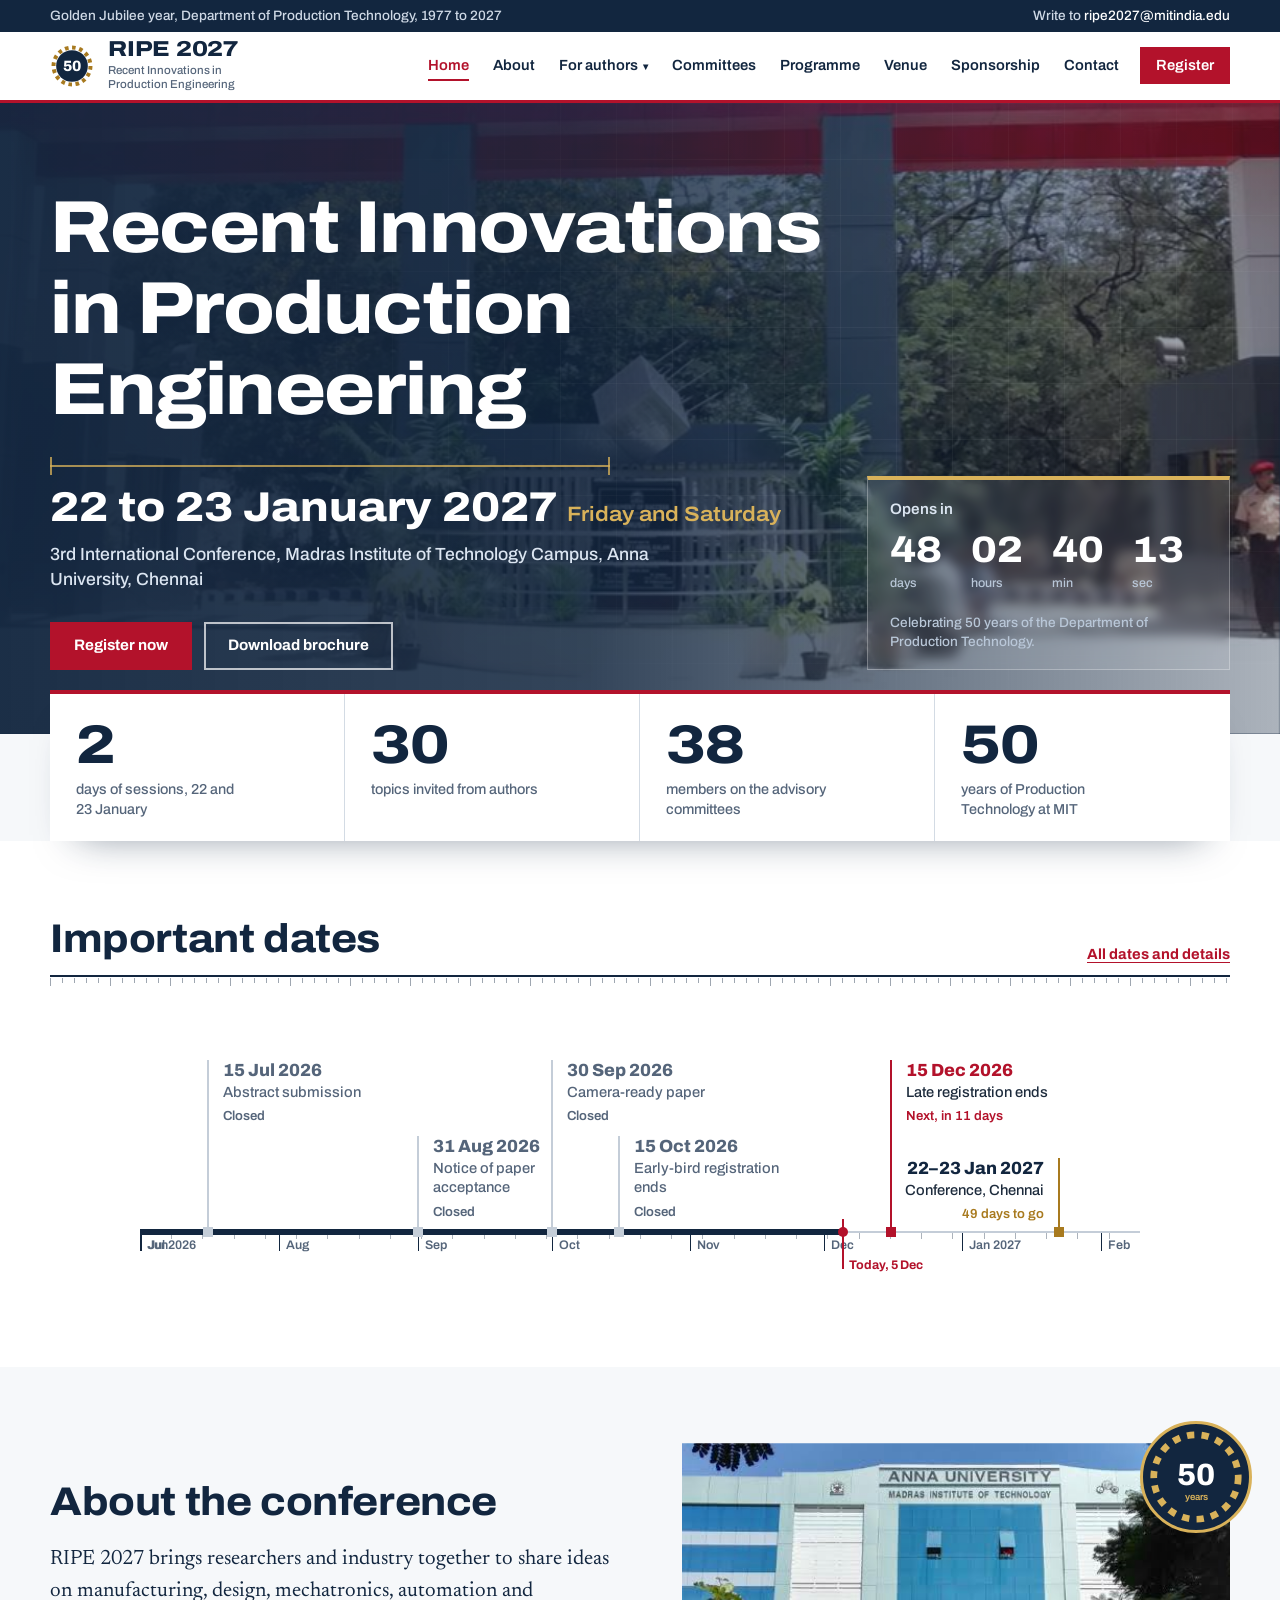
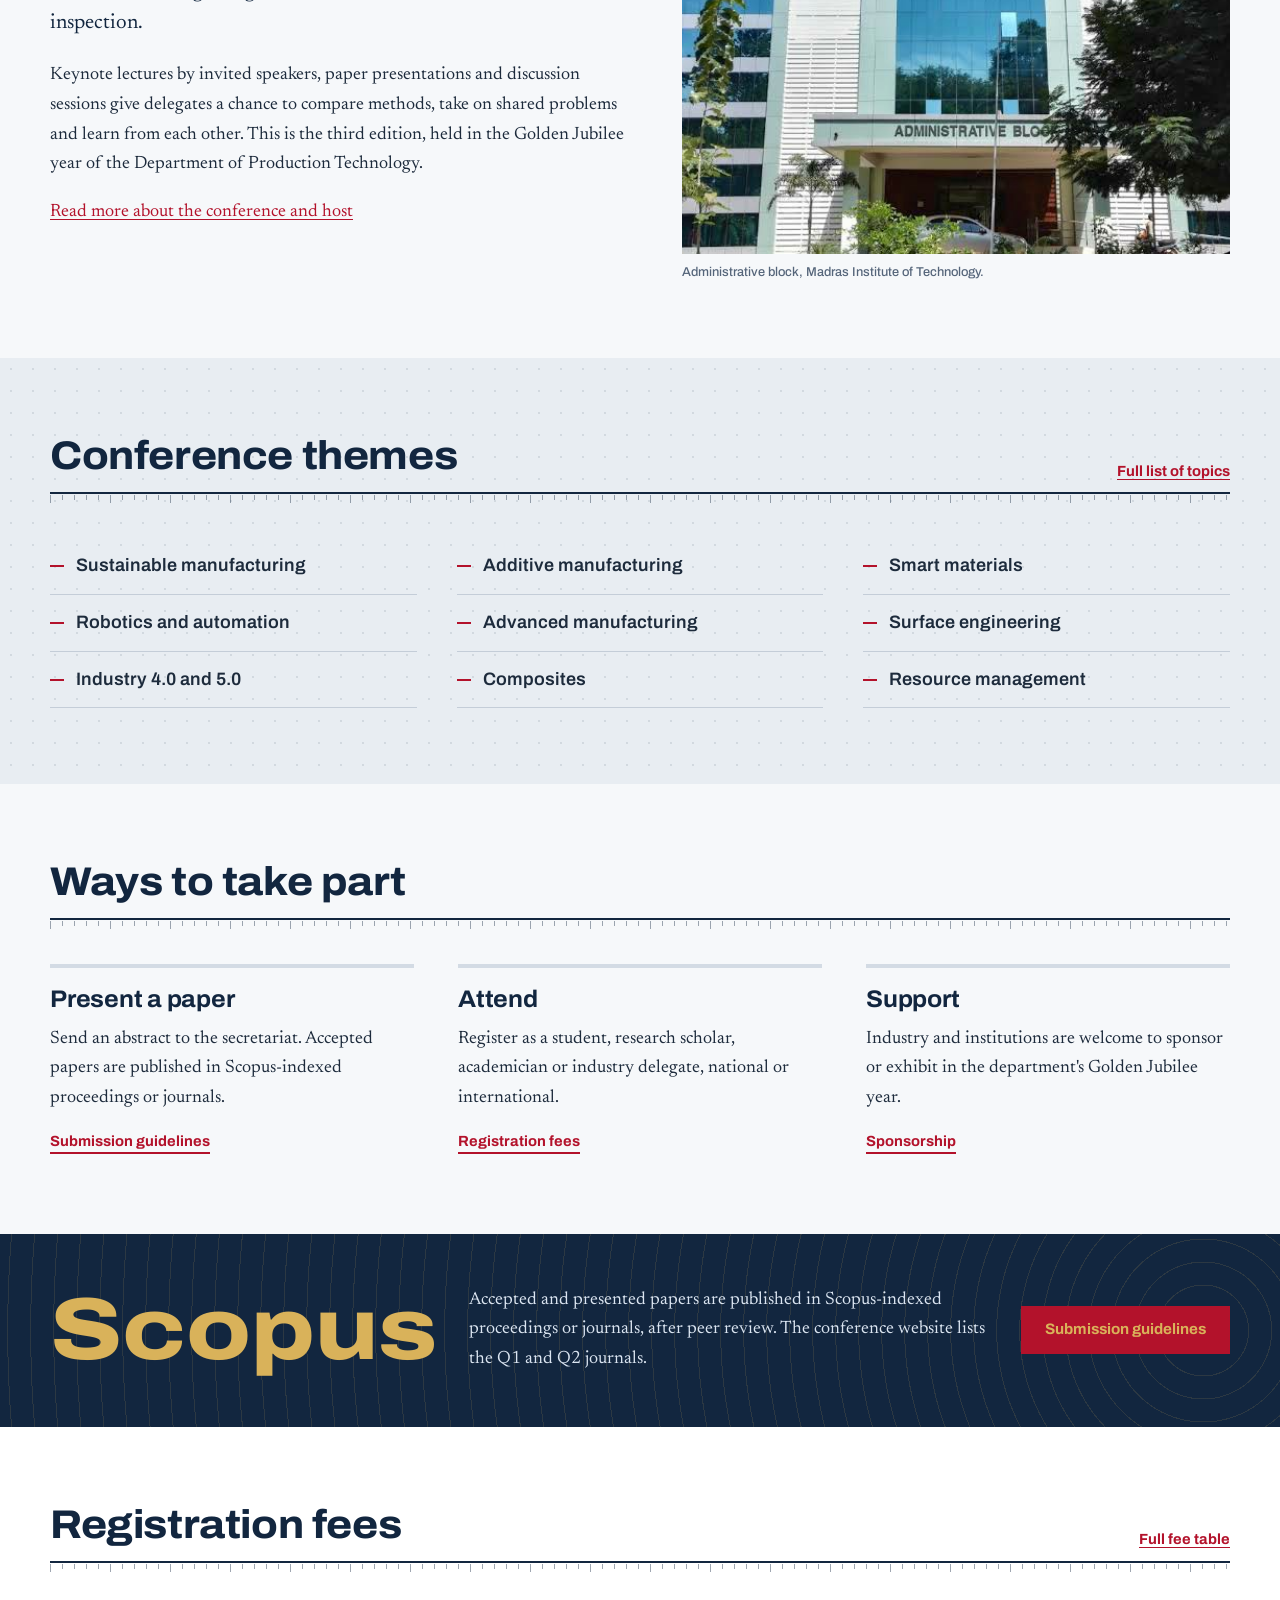
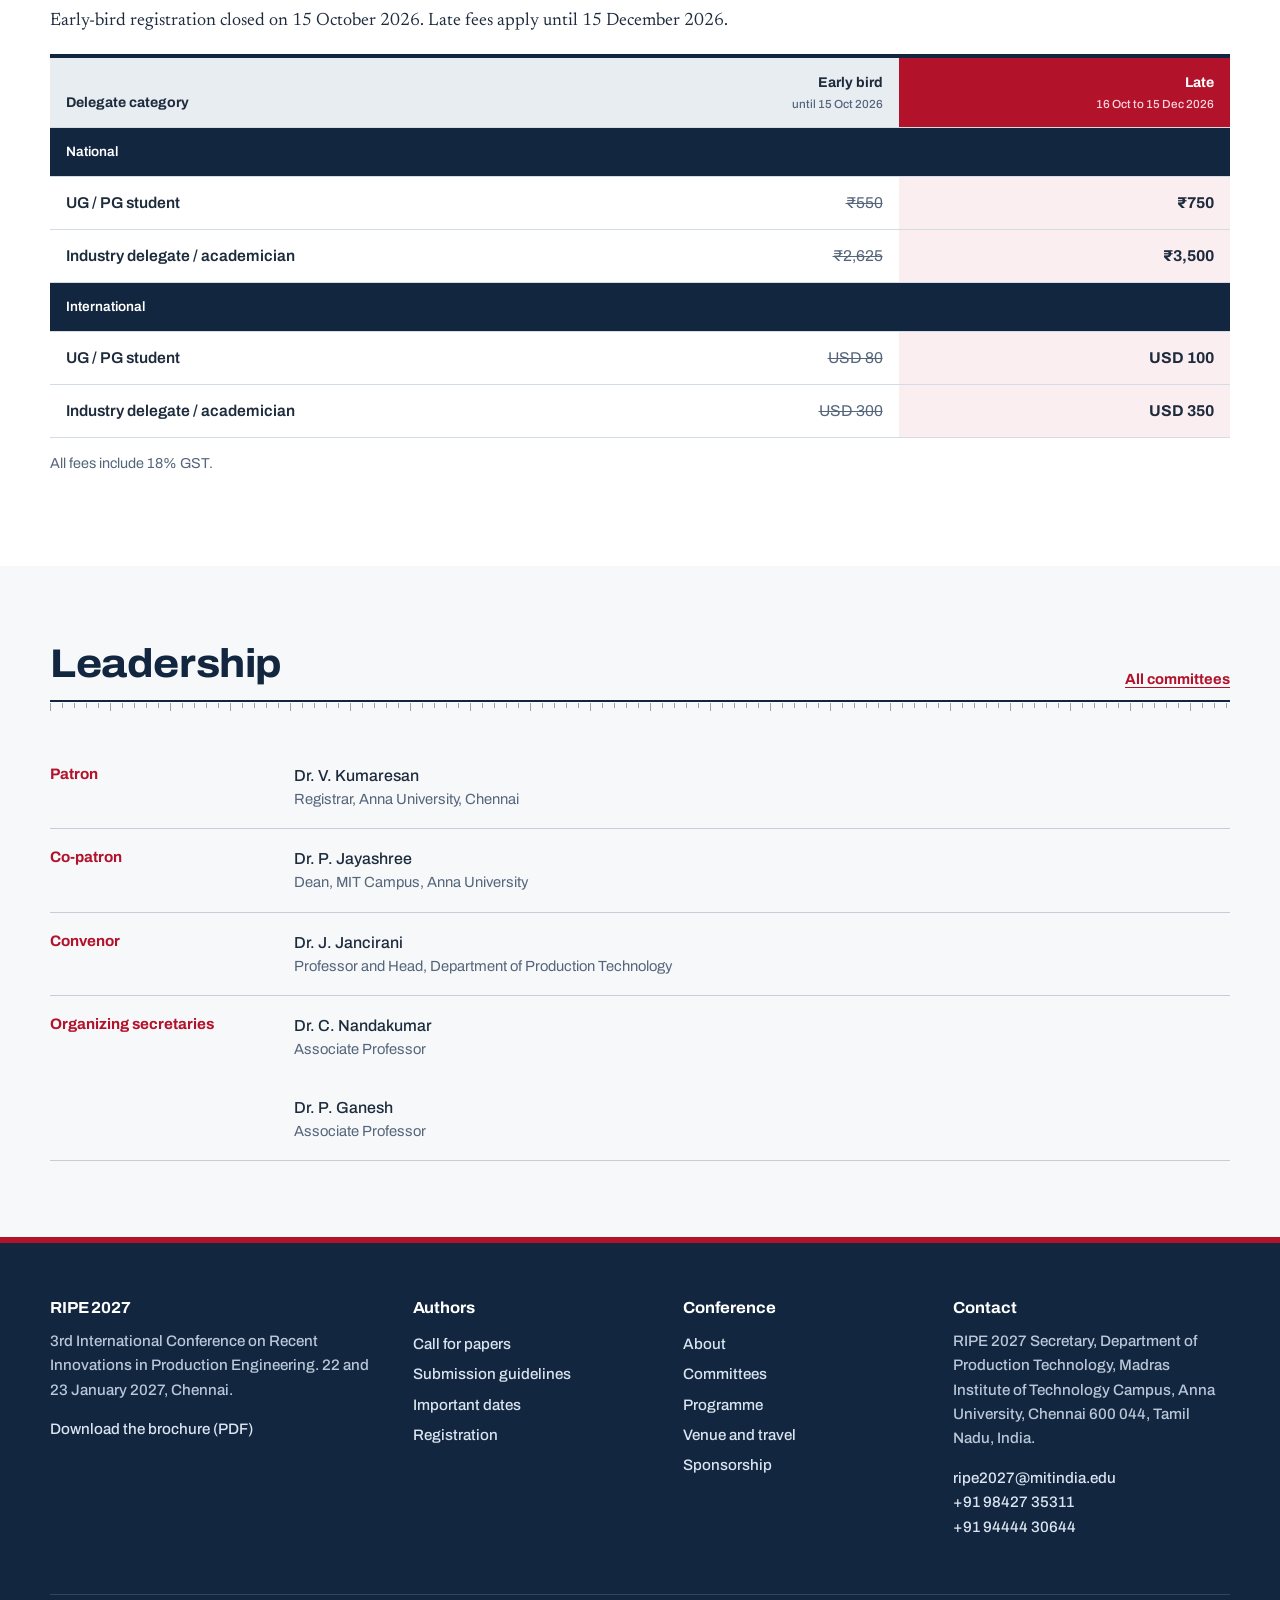
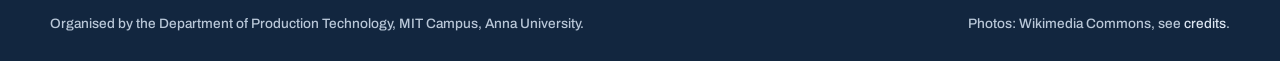
<file: index.html>
<!doctype html>
<html lang="en">
<head>
<meta charset="utf-8">
<meta name="viewport" content="width=device-width, initial-scale=1">
<title>RIPE 2027 | Recent Innovations in Production Engineering, Chennai</title>
<meta name="description" content="3rd International Conference on Recent Innovations in Production Engineering, 22 to 23 January 2027, Madras Institute of Technology Campus, Anna University, Chennai.">
<link rel="preconnect" href="https://fonts.googleapis.com">
<link rel="preconnect" href="https://fonts.gstatic.com" crossorigin>
<link href="https://fonts.googleapis.com/css2?family=Archivo:wdth,wght@100..125,400..850&family=Newsreader:ital,opsz,wght@0,6..72,400..700;1,6..72,400..600&display=swap" rel="stylesheet">
<link rel="icon" href="data:image/svg+xml,%3Csvg xmlns=%27http://www.w3.org/2000/svg%27 viewBox=%270 0 100 100%27%3E%3Ccircle cx=%2750%27 cy=%2750%27 r=%2742%27 fill=%27none%27 stroke=%27%23a87a1f%27 stroke-width=%279%27 stroke-dasharray=%278.2 8.2%27/%3E%3Ccircle cx=%2750%27 cy=%2750%27 r=%2736%27 fill=%27%2312263f%27/%3E%3C/svg%3E">
<link rel="stylesheet" href="css/style.css">
</head>
<body data-page="home">
<main id="main">

<section class="hero">
<div class="hero-img"><img src="assets/img/mit-entrance.jpg" alt="The red entrance gate of Madras Institute of Technology, Chennai" fetchpriority="high"></div>
<div class="hero-art" aria-hidden="true"></div>
<div class="wrap">
<div>
<h1><span>Recent Innovations</span><span>in Production</span><span>Engineering</span></h1>
<div class="hero-meta">
<svg class="dim" viewBox="0 0 560 18" preserveAspectRatio="none" aria-hidden="true"><path class="draw" d="M0 9H560"/><path class="tick" d="M1 0V18M559 0V18"/></svg>
<p class="hero-date">22 to 23 January 2027<small>Friday and Saturday</small></p>
<p class="where">3rd International Conference, Madras Institute of Technology Campus, Anna University, Chennai</p>
</div>
<div class="btns"><a class="btn" href="registration.html">Register now</a><a class="btn ghost" href="assets/docs/RIPE2027-brochure.pdf">Download brochure</a></div>
</div>
<aside class="countdown" id="countdown" aria-label="Time until the conference opens">
<h2>Opens in</h2>
<div class="cd"><div><b>0</b><span>days</span></div><div><b>00</b><span>hours</span></div><div><b>00</b><span>min</span></div><div><b>00</b><span>sec</span></div></div>
<p>Celebrating 50 years of the Department of Production Technology.</p>
</aside>
</div>
</section>


<section class="facts" aria-label="Conference at a glance"><div class="wrap">
<dl data-stagger>
<div><dt>days of sessions, 22 and 23 January</dt><dd><b data-count="2">2</b></dd></div>
<div><dt>topics invited from authors</dt><dd><b data-count="30">30</b></dd></div>
<div><dt>members on the advisory committees</dt><dd><b data-count="38">38</b></dd></div>
<div><dt>years of Production Technology at MIT</dt><dd><b data-count="50">50</b></dd></div>
</dl></div></section>

<section class="section white">
<div class="wrap">
<div class="sec-head ruled"><h2>Important dates</h2><a href="dates.html">All dates and details</a></div>
<div class="scale-wrap reveal" data-today><div class="rule" aria-hidden="true"><i class="fill"></i></div><div class="months" aria-hidden="true"></div>
<ol class="scale">
<li data-date="2026-07-15"><div class="txt"><span class="d">15 Jul 2026</span><span class="l">Abstract submission</span><span class="s"></span></div></li>
<li data-date="2026-08-31"><div class="txt"><span class="d">31 Aug 2026</span><span class="l">Notice of paper acceptance</span><span class="s"></span></div></li>
<li data-date="2026-09-30"><div class="txt"><span class="d">30 Sep 2026</span><span class="l">Camera-ready paper</span><span class="s"></span></div></li>
<li data-date="2026-10-15"><div class="txt"><span class="d">15 Oct 2026</span><span class="l">Early-bird registration ends</span><span class="s"></span></div></li>
<li data-date="2026-12-15"><div class="txt"><span class="d">15 Dec 2026</span><span class="l">Late registration ends</span><span class="s"></span></div></li>
<li class="is-event" data-date="2027-01-22"><div class="txt"><span class="d">22–23 Jan 2027</span><span class="l">Conference, Chennai</span><span class="s"></span></div></li>
</ol></div>
</div>
</section>

<section class="section">
<div class="wrap split">
<div>
<h2>About the conference</h2>
<p class="lede">RIPE 2027 brings researchers and industry together to share ideas on manufacturing, design, mechatronics, automation and inspection.</p>
<p>Keynote lectures by invited speakers, paper presentations and discussion sessions give delegates a chance to compare methods, take on shared problems and learn from each other. This is the third edition, held in the Golden Jubilee year of the Department of Production Technology.</p>
<p><a href="about.html">Read more about the conference and host</a></p>
</div>
<figure class="fig reveal-img">
<img src="assets/img/mit-admin-block.jpg" alt="Administrative block, Anna University Madras Institute of Technology" loading="lazy">
<div class="jubilee"><svg viewBox="0 0 100 100" aria-hidden="true"><circle cx="50" cy="50" r="44" fill="none" stroke="#d9b25a" stroke-width="7" stroke-dasharray="7.6 7.6"/><text x="50" y="58" text-anchor="middle" font-family="Archivo,Arial,sans-serif" font-weight="800" font-size="32" fill="#fff">50</text><text x="50" y="74" text-anchor="middle" font-family="Archivo,Arial,sans-serif" font-weight="600" font-size="10" fill="#d9b25a">years</text></svg></div>
<figcaption>Administrative block, Madras Institute of Technology.</figcaption>
</figure>
</div>
</section>

<section class="section steel">
<div class="wrap">
<div class="sec-head ruled"><h2>Conference themes</h2><a href="call-for-papers.html">Full list of topics</a></div>
<ul class="themes" data-stagger><li>Sustainable manufacturing</li><li>Robotics and automation</li><li>Industry 4.0 and 5.0</li><li>Additive manufacturing</li><li>Advanced manufacturing</li><li>Composites</li><li>Smart materials</li><li>Surface engineering</li><li>Resource management</li></ul>
</div>
</section>

<section class="section">
<div class="wrap">
<div class="sec-head ruled"><h2>Ways to take part</h2></div>
<div class="take" data-stagger>
<a href="submission.html"><h3>Present a paper</h3><p>Send an abstract to the secretariat. Accepted papers are published in Scopus-indexed proceedings or journals.</p><span>Submission guidelines</span></a>
<a href="registration.html"><h3>Attend</h3><p>Register as a student, research scholar, academician or industry delegate, national or international.</p><span>Registration fees</span></a>
<a href="sponsorship.html"><h3>Support</h3><p>Industry and institutions are welcome to sponsor or exhibit in the department's Golden Jubilee year.</p><span>Sponsorship</span></a>
</div></div></section>

<section class="section dark tight pub">
<div class="wrap pubband">
<div class="big">Scopus</div>
<p>Accepted and presented papers are published in Scopus-indexed proceedings or journals, after peer review. The conference website lists the Q1 and Q2 journals.</p>
<a class="btn" href="submission.html">Submission guidelines</a>
</div>
</section>

<section class="section white">
<div class="wrap">
<div class="sec-head ruled"><h2>Registration fees</h2><a href="registration.html">Full fee table</a></div>
<p data-fee-note></p>
<div class="tbl-wrap reveal"><table>
<thead><tr><th scope="col">Delegate category</th><th scope="col" class="num col-now-h" data-col="early">Early bird<small>until 15 Oct 2026</small></th><th scope="col" class="num" data-col="late">Late<small>16 Oct to 15 Dec 2026</small></th></tr></thead>
<tbody>
<tr class="grp"><th colspan="3" scope="colgroup">National</th></tr>
<tr><th scope="row">UG / PG student</th><td class="num" data-col="early">₹550</td><td class="num" data-col="late">₹750</td></tr>
<tr><th scope="row">Industry delegate / academician</th><td class="num" data-col="early">₹2,625</td><td class="num" data-col="late">₹3,500</td></tr>
<tr class="grp"><th colspan="3" scope="colgroup">International</th></tr>
<tr><th scope="row">UG / PG student</th><td class="num" data-col="early">USD 80</td><td class="num" data-col="late">USD 100</td></tr>
<tr><th scope="row">Industry delegate / academician</th><td class="num" data-col="early">USD 300</td><td class="num" data-col="late">USD 350</td></tr>
</tbody></table></div>
<p style="margin-top:14px;font-family:var(--f-display);font-size:.9rem;color:var(--muted)">All fees include 18% GST.</p>
</div>
</section>

<section class="section">
<div class="wrap">
<div class="sec-head ruled"><h2>Leadership</h2><a href="committees.html">All committees</a></div>
<dl class="roles" data-stagger>
<div><dt>Patron</dt><dd>Dr. V. Kumaresan<span>Registrar, Anna University, Chennai</span></dd></div>
<div><dt>Co-patron</dt><dd>Dr. P. Jayashree<span>Dean, MIT Campus, Anna University</span></dd></div>
<div><dt>Convenor</dt><dd>Dr. J. Jancirani<span>Professor and Head, Department of Production Technology</span></dd></div>
<div><dt>Organizing secretaries</dt><dd>Dr. C. Nandakumar<span>Associate Professor</span></dd><dd>Dr. P. Ganesh<span>Associate Professor</span></dd></div>
</dl>
</div>
</section>
</main>
<script src="js/partials.js"></script>
<script src="js/main.js"></script>
</body>
</html>
</file>
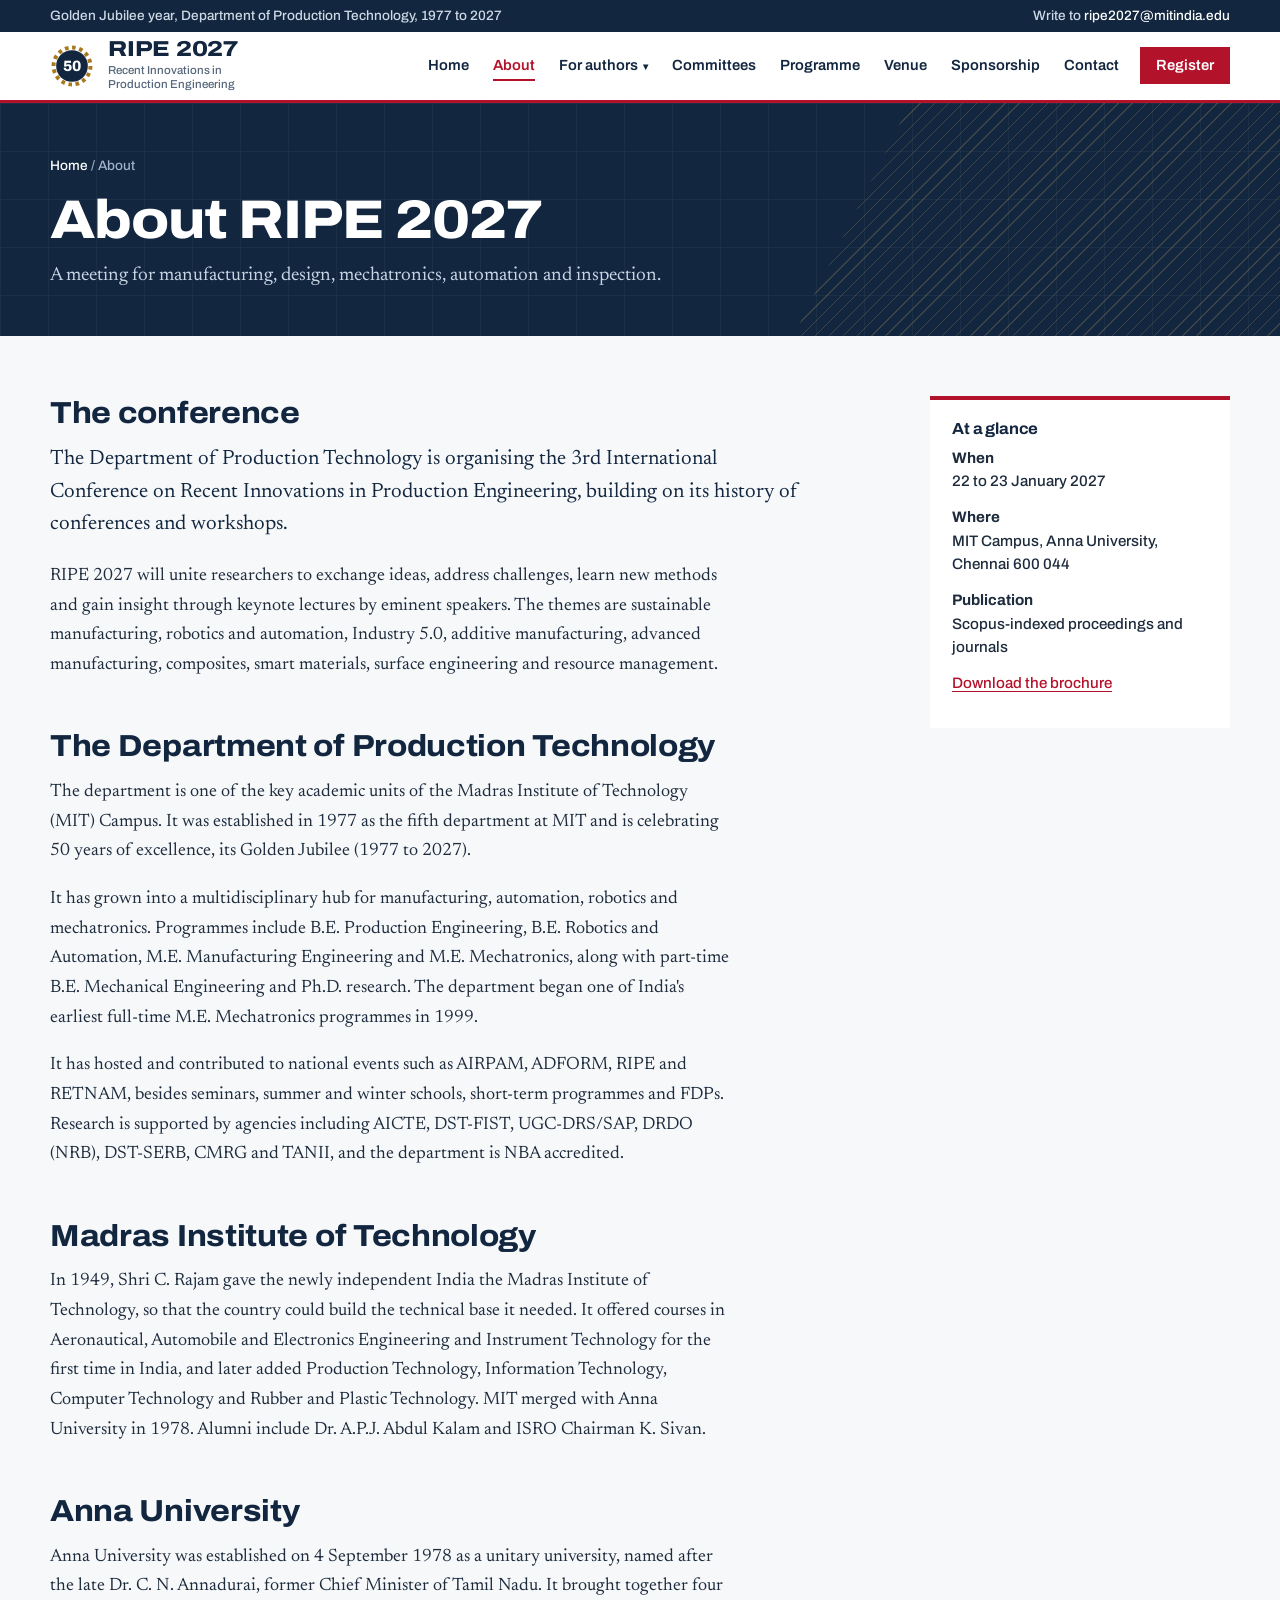
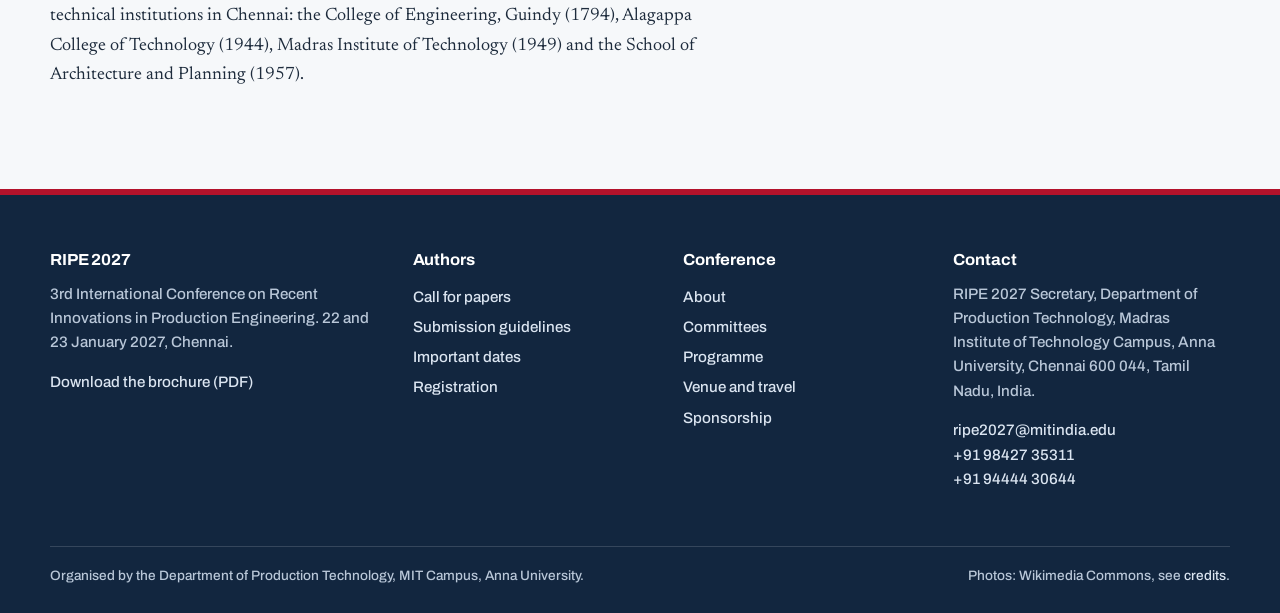
<file: about.html>
<!doctype html>
<html lang="en">
<head>
<meta charset="utf-8">
<meta name="viewport" content="width=device-width, initial-scale=1">
<title>About | RIPE 2027</title>
<meta name="description" content="About RIPE 2027, the Department of Production Technology, MIT and Anna University.">
<link rel="preconnect" href="https://fonts.googleapis.com">
<link rel="preconnect" href="https://fonts.gstatic.com" crossorigin>
<link href="https://fonts.googleapis.com/css2?family=Archivo:wdth,wght@100..125,400..850&family=Newsreader:ital,opsz,wght@0,6..72,400..700;1,6..72,400..600&display=swap" rel="stylesheet">
<link rel="icon" href="data:image/svg+xml,%3Csvg xmlns=%27http://www.w3.org/2000/svg%27 viewBox=%270 0 100 100%27%3E%3Ccircle cx=%2750%27 cy=%2750%27 r=%2742%27 fill=%27none%27 stroke=%27%23a87a1f%27 stroke-width=%279%27 stroke-dasharray=%278.2 8.2%27/%3E%3Ccircle cx=%2750%27 cy=%2750%27 r=%2736%27 fill=%27%2312263f%27/%3E%3C/svg%3E">
<link rel="stylesheet" href="css/style.css">
</head>
<body data-page="about">
<main id="main">
<section class="page-head"><div class="wrap">
<div class="crumbs"><a href="index.html">Home</a> / About</div>
<h1>About RIPE 2027</h1><p>A meeting for manufacturing, design, mechatronics, automation and inspection.</p></div></section>

<section class="prose"><div class="wrap"><div>
<h2>The conference</h2>
<p class="lede">The Department of Production Technology is organising the 3rd International Conference on Recent Innovations in Production Engineering, building on its history of conferences and workshops.</p>
<p>RIPE 2027 will unite researchers to exchange ideas, address challenges, learn new methods and gain insight through keynote lectures by eminent speakers. The themes are sustainable manufacturing, robotics and automation, Industry 5.0, additive manufacturing, advanced manufacturing, composites, smart materials, surface engineering and resource management.</p>

<h2>The Department of Production Technology</h2>
<p>The department is one of the key academic units of the Madras Institute of Technology (MIT) Campus. It was established in 1977 as the fifth department at MIT and is celebrating 50 years of excellence, its Golden Jubilee (1977 to 2027).</p>
<p>It has grown into a multidisciplinary hub for manufacturing, automation, robotics and mechatronics. Programmes include B.E. Production Engineering, B.E. Robotics and Automation, M.E. Manufacturing Engineering and M.E. Mechatronics, along with part-time B.E. Mechanical Engineering and Ph.D. research. The department began one of India's earliest full-time M.E. Mechatronics programmes in 1999.</p>
<p>It has hosted and contributed to national events such as AIRPAM, ADFORM, RIPE and RETNAM, besides seminars, summer and winter schools, short-term programmes and FDPs. Research is supported by agencies including AICTE, DST-FIST, UGC-DRS/SAP, DRDO (NRB), DST-SERB, CMRG and TANII, and the department is NBA accredited.</p>

<h2>Madras Institute of Technology</h2>
<p>In 1949, Shri C. Rajam gave the newly independent India the Madras Institute of Technology, so that the country could build the technical base it needed. It offered courses in Aeronautical, Automobile and Electronics Engineering and Instrument Technology for the first time in India, and later added Production Technology, Information Technology, Computer Technology and Rubber and Plastic Technology. MIT merged with Anna University in 1978. Alumni include Dr. A.P.J. Abdul Kalam and ISRO Chairman K. Sivan.</p>

<h2>Anna University</h2>
<p>Anna University was established on 4 September 1978 as a unitary university, named after the late Dr. C. N. Annadurai, former Chief Minister of Tamil Nadu. It brought together four technical institutions in Chennai: the College of Engineering, Guindy (1794), Alagappa College of Technology (1944), Madras Institute of Technology (1949) and the School of Architecture and Planning (1957).</p>
</div>
<aside class="aside"><h3>At a glance</h3>
<p><b>When</b><br>22 to 23 January 2027</p>
<p><b>Where</b><br>MIT Campus, Anna University, Chennai 600 044</p>
<p><b>Publication</b><br>Scopus-indexed proceedings and journals</p>
<p><a href="assets/docs/RIPE2027-brochure.pdf">Download the brochure</a></p></aside>
</div></section>
</main>
<script src="js/partials.js"></script>
<script src="js/main.js"></script>
</body>
</html>
</file>
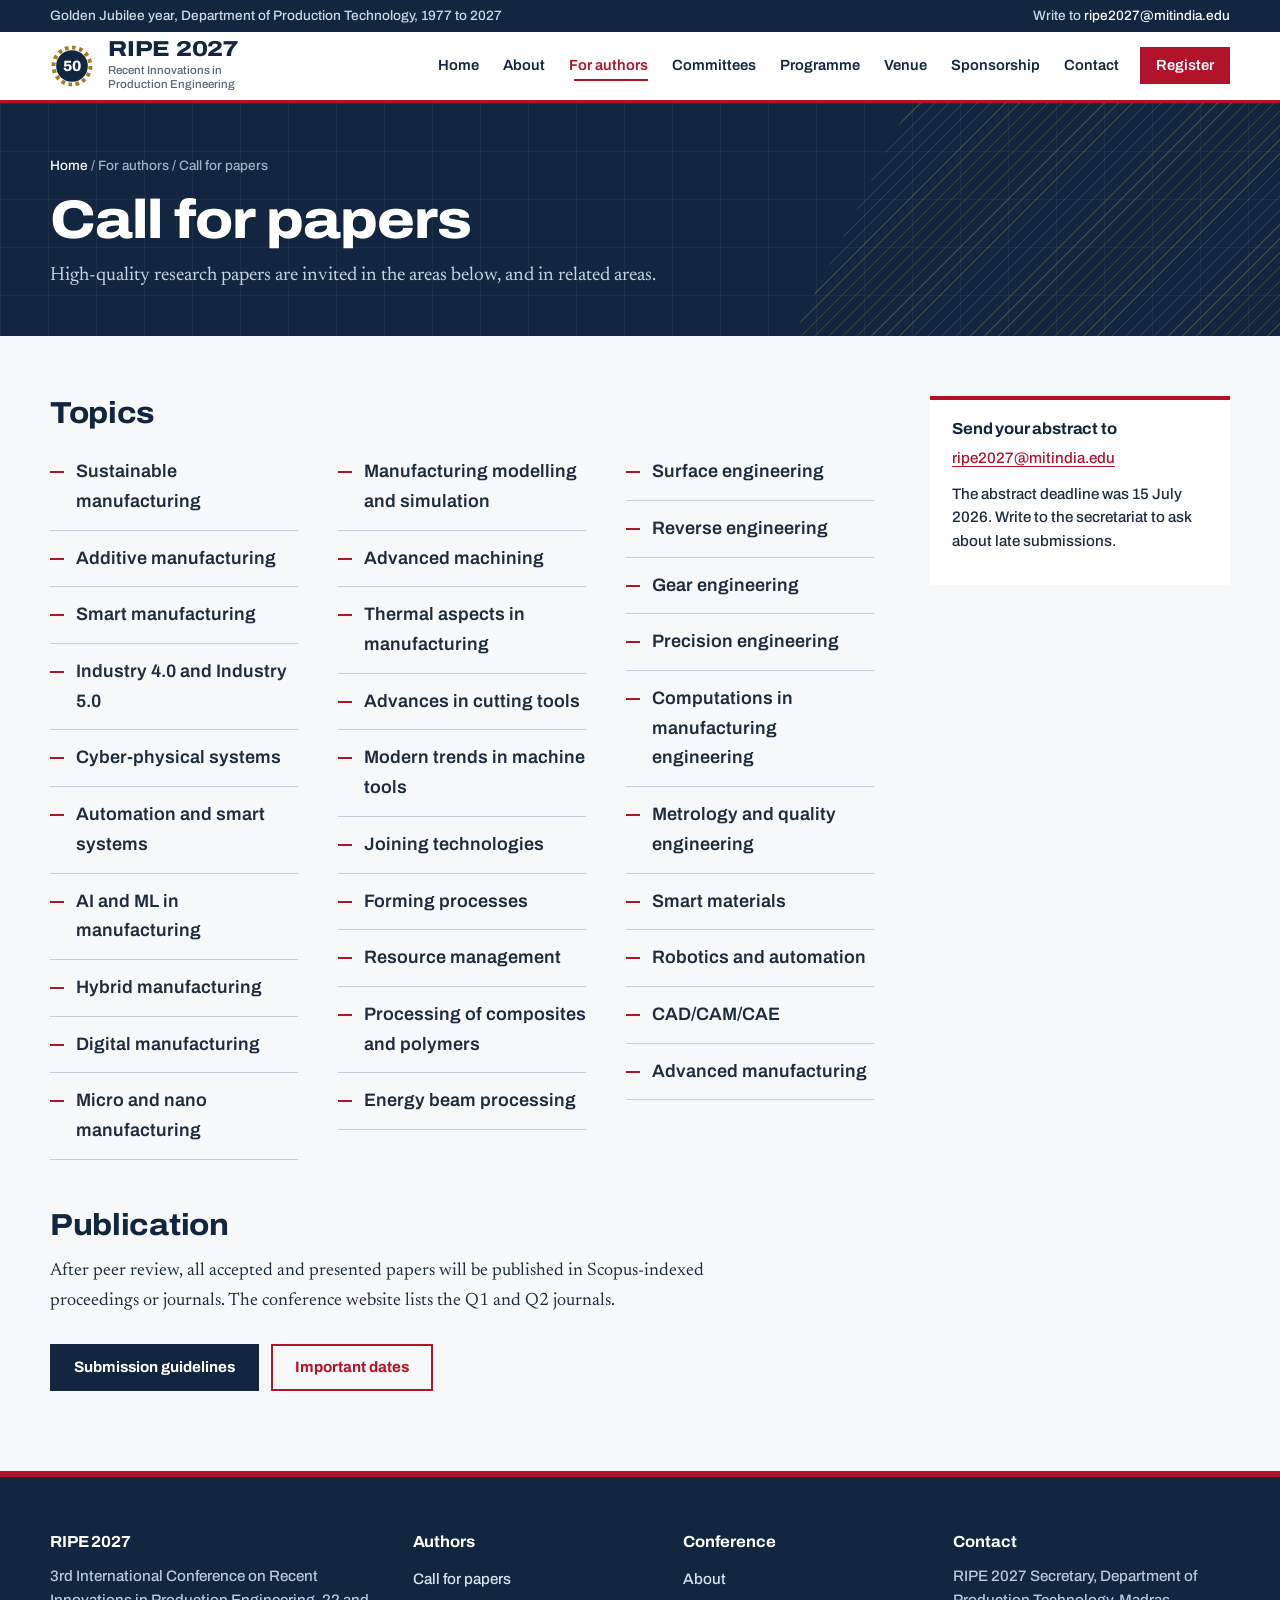
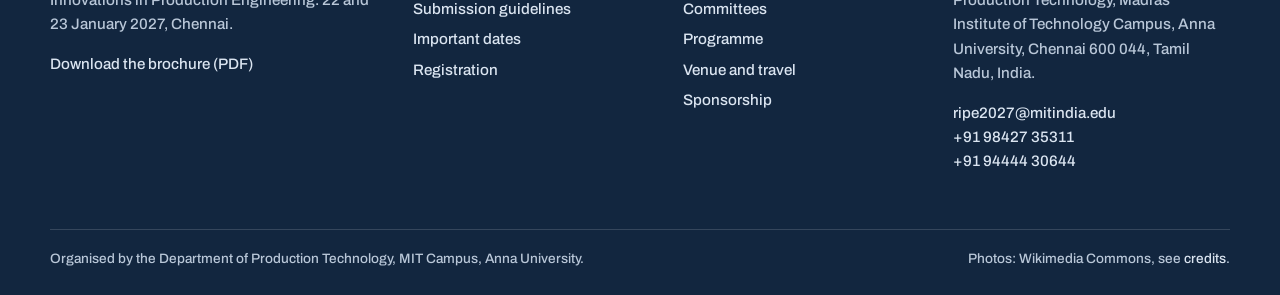
<file: call-for-papers.html>
<!doctype html>
<html lang="en">
<head>
<meta charset="utf-8">
<meta name="viewport" content="width=device-width, initial-scale=1">
<title>Call for papers | RIPE 2027</title>
<meta name="description" content="Topics invited for RIPE 2027 and publication in Scopus-indexed proceedings and journals.">
<link rel="preconnect" href="https://fonts.googleapis.com">
<link rel="preconnect" href="https://fonts.gstatic.com" crossorigin>
<link href="https://fonts.googleapis.com/css2?family=Archivo:wdth,wght@100..125,400..850&family=Newsreader:ital,opsz,wght@0,6..72,400..700;1,6..72,400..600&display=swap" rel="stylesheet">
<link rel="icon" href="data:image/svg+xml,%3Csvg xmlns=%27http://www.w3.org/2000/svg%27 viewBox=%270 0 100 100%27%3E%3Ccircle cx=%2750%27 cy=%2750%27 r=%2742%27 fill=%27none%27 stroke=%27%23a87a1f%27 stroke-width=%279%27 stroke-dasharray=%278.2 8.2%27/%3E%3Ccircle cx=%2750%27 cy=%2750%27 r=%2736%27 fill=%27%2312263f%27/%3E%3C/svg%3E">
<link rel="stylesheet" href="css/style.css">
</head>
<body data-page="call-for-papers">
<main id="main">
<section class="page-head"><div class="wrap">
<div class="crumbs"><a href="index.html">Home</a> / For authors / Call for papers</div>
<h1>Call for papers</h1><p>High-quality research papers are invited in the areas below, and in related areas.</p></div></section>

<section class="prose"><div class="wrap"><div>
<h2>Topics</h2>
<ul class="themes" data-stagger><li>Sustainable manufacturing</li><li>Additive manufacturing</li><li>Smart manufacturing</li><li>Industry 4.0 and Industry 5.0</li><li>Cyber-physical systems</li><li>Automation and smart systems</li><li>AI and ML in manufacturing</li><li>Hybrid manufacturing</li><li>Digital manufacturing</li><li>Micro and nano manufacturing</li><li>Manufacturing modelling and simulation</li><li>Advanced machining</li><li>Thermal aspects in manufacturing</li><li>Advances in cutting tools</li><li>Modern trends in machine tools</li><li>Joining technologies</li><li>Forming processes</li><li>Resource management</li><li>Processing of composites and polymers</li><li>Energy beam processing</li><li>Surface engineering</li><li>Reverse engineering</li><li>Gear engineering</li><li>Precision engineering</li><li>Computations in manufacturing engineering</li><li>Metrology and quality engineering</li><li>Smart materials</li><li>Robotics and automation</li><li>CAD/CAM/CAE</li><li>Advanced manufacturing</li></ul>
<h2>Publication</h2>
<p>After peer review, all accepted and presented papers will be published in Scopus-indexed proceedings or journals. The conference website lists the Q1 and Q2 journals.</p>
<div class="btns" style="margin-top:28px"><a class="btn dark" href="submission.html">Submission guidelines</a><a class="btn" href="dates.html" style="background:transparent;color:var(--red)">Important dates</a></div>
</div>
<aside class="aside"><h3>Send your abstract to</h3><p><a href="mailto:ripe2027@mitindia.edu">ripe2027@mitindia.edu</a></p><p>The abstract deadline was 15 July 2026. Write to the secretariat to ask about late submissions.</p></aside>
</div></section>
</main>
<script src="js/partials.js"></script>
<script src="js/main.js"></script>
</body>
</html>
</file>
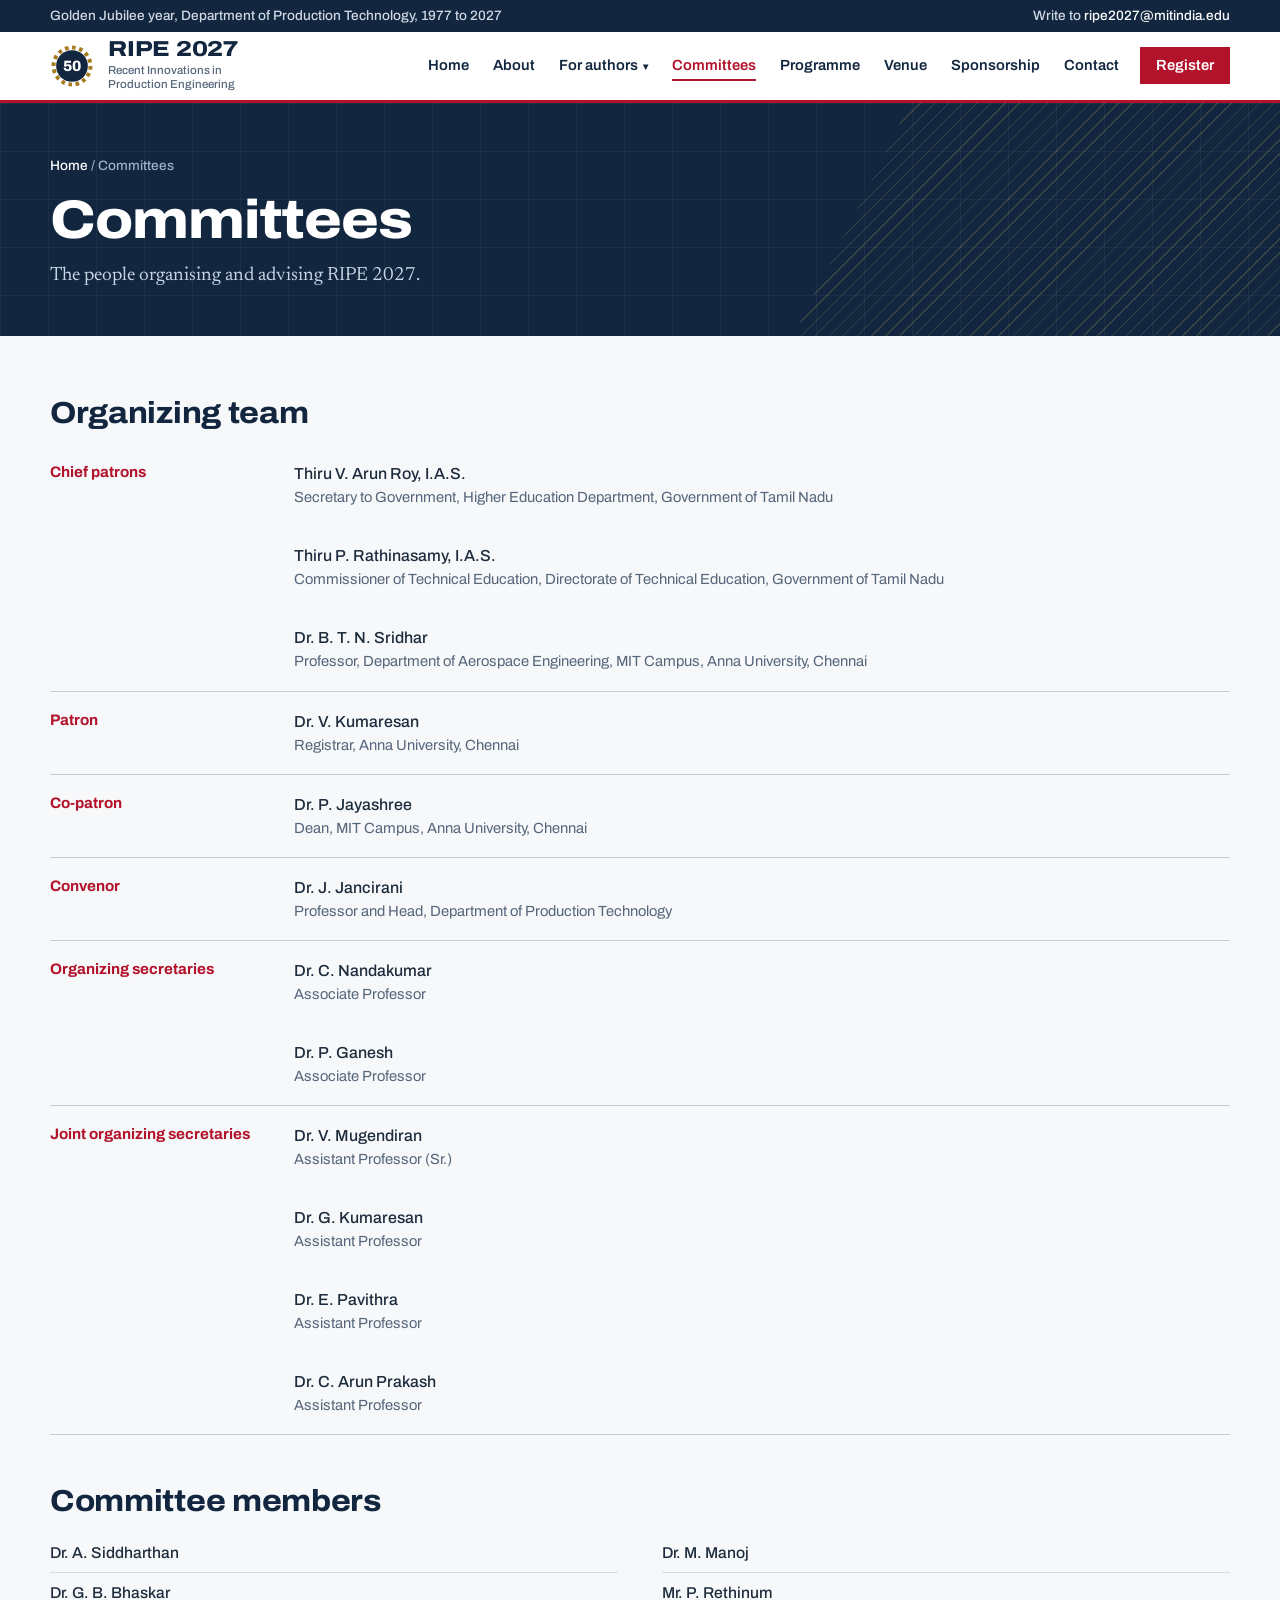
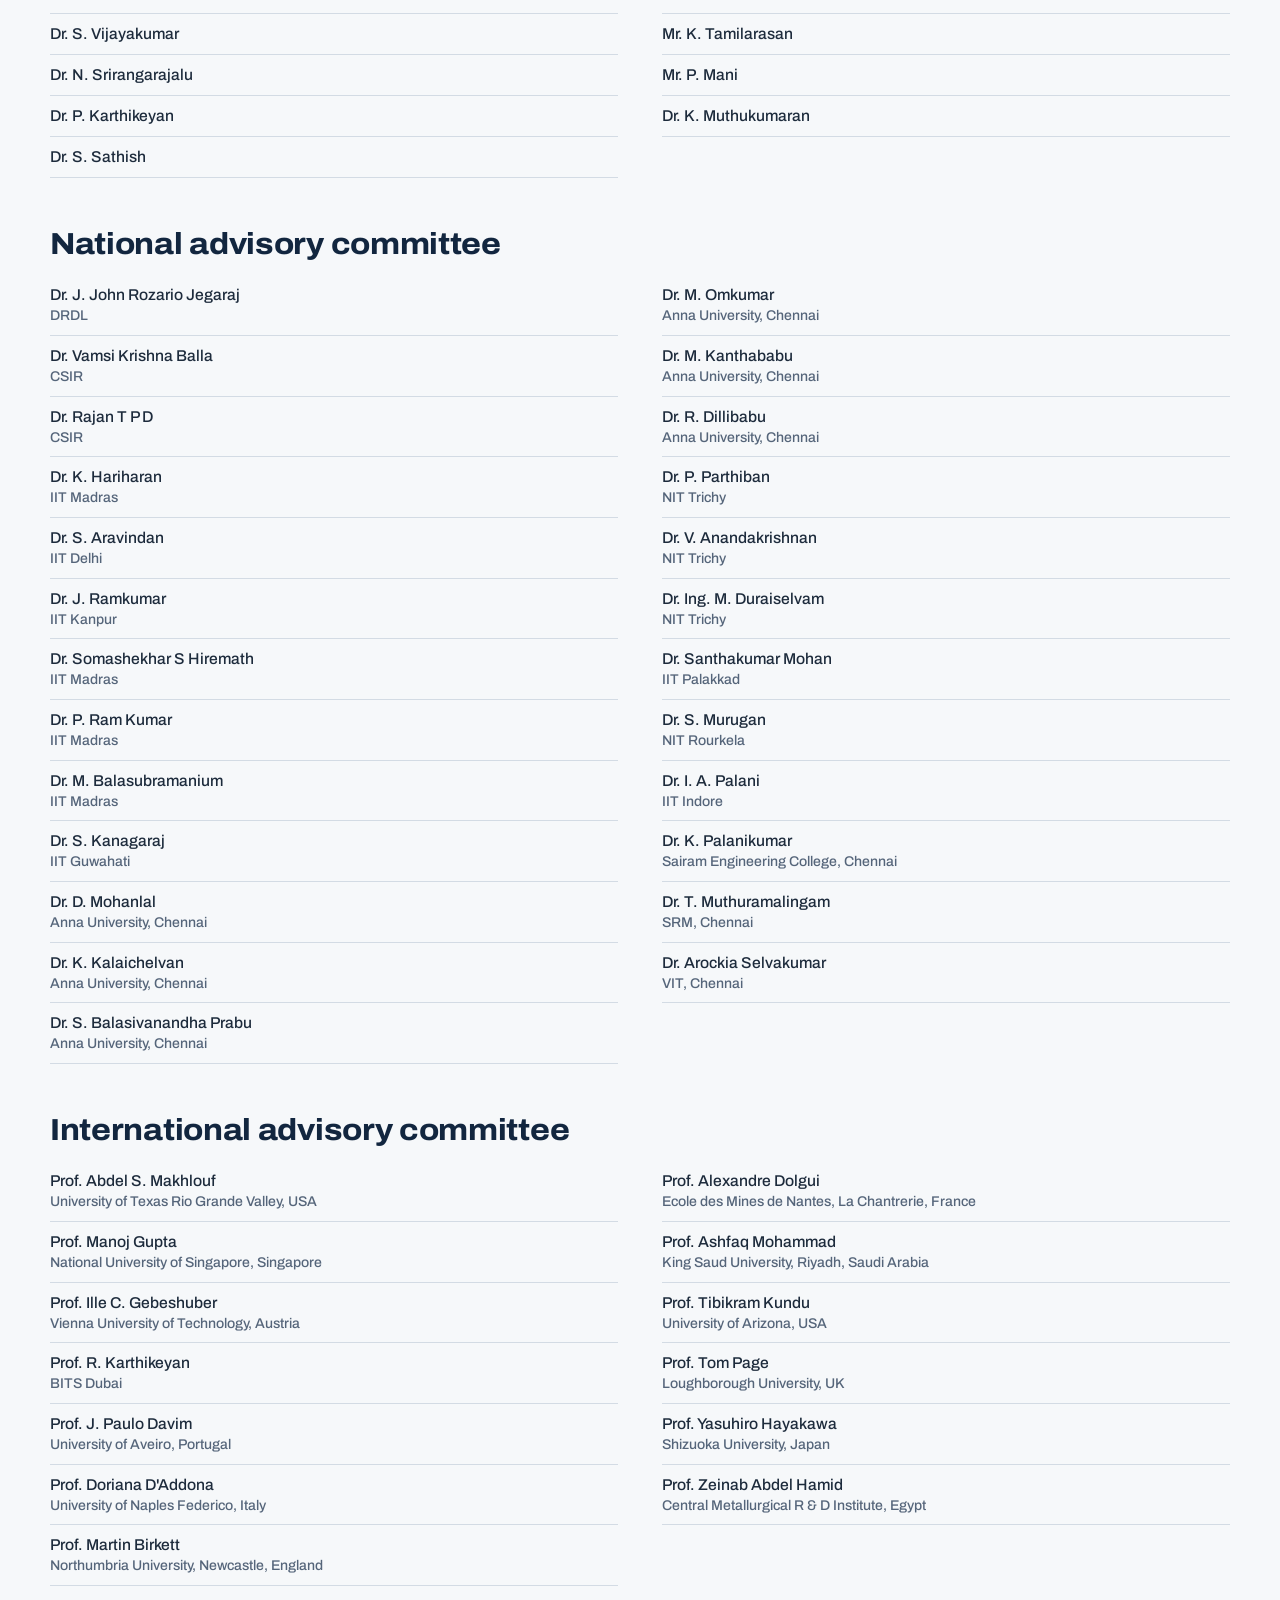
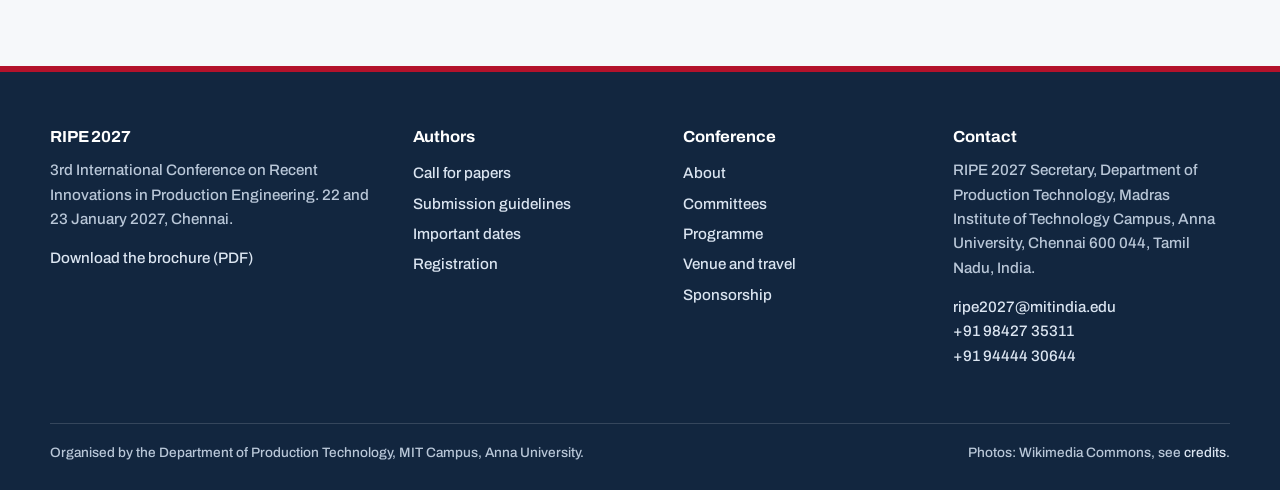
<file: committees.html>
<!doctype html>
<html lang="en">
<head>
<meta charset="utf-8">
<meta name="viewport" content="width=device-width, initial-scale=1">
<title>Committees | RIPE 2027</title>
<meta name="description" content="Patrons, organizers and advisory committees of RIPE 2027.">
<link rel="preconnect" href="https://fonts.googleapis.com">
<link rel="preconnect" href="https://fonts.gstatic.com" crossorigin>
<link href="https://fonts.googleapis.com/css2?family=Archivo:wdth,wght@100..125,400..850&family=Newsreader:ital,opsz,wght@0,6..72,400..700;1,6..72,400..600&display=swap" rel="stylesheet">
<link rel="icon" href="data:image/svg+xml,%3Csvg xmlns=%27http://www.w3.org/2000/svg%27 viewBox=%270 0 100 100%27%3E%3Ccircle cx=%2750%27 cy=%2750%27 r=%2742%27 fill=%27none%27 stroke=%27%23a87a1f%27 stroke-width=%279%27 stroke-dasharray=%278.2 8.2%27/%3E%3Ccircle cx=%2750%27 cy=%2750%27 r=%2736%27 fill=%27%2312263f%27/%3E%3C/svg%3E">
<link rel="stylesheet" href="css/style.css">
</head>
<body data-page="committees">
<main id="main">
<section class="page-head"><div class="wrap">
<div class="crumbs"><a href="index.html">Home</a> / Committees</div>
<h1>Committees</h1><p>The people organising and advising RIPE 2027.</p></div></section>

<section class="prose single"><div class="wrap"><div>
<h2>Organizing team</h2>
<dl class="roles" data-stagger>
<div><dt>Chief patrons</dt>
<dd>Thiru V. Arun Roy, I.A.S.<span>Secretary to Government, Higher Education Department, Government of Tamil Nadu</span></dd>
<dd>Thiru P. Rathinasamy, I.A.S.<span>Commissioner of Technical Education, Directorate of Technical Education, Government of Tamil Nadu</span></dd>
<dd>Dr. B. T. N. Sridhar<span>Professor, Department of Aerospace Engineering, MIT Campus, Anna University, Chennai</span></dd></div>
<div><dt>Patron</dt><dd>Dr. V. Kumaresan<span>Registrar, Anna University, Chennai</span></dd></div>
<div><dt>Co-patron</dt><dd>Dr. P. Jayashree<span>Dean, MIT Campus, Anna University, Chennai</span></dd></div>
<div><dt>Convenor</dt><dd>Dr. J. Jancirani<span>Professor and Head, Department of Production Technology</span></dd></div>
<div><dt>Organizing secretaries</dt><dd>Dr. C. Nandakumar<span>Associate Professor</span></dd><dd>Dr. P. Ganesh<span>Associate Professor</span></dd></div>
<div><dt>Joint organizing secretaries</dt><dd>Dr. V. Mugendiran<span>Assistant Professor (Sr.)</span></dd><dd>Dr. G. Kumaresan<span>Assistant Professor</span></dd><dd>Dr. E. Pavithra<span>Assistant Professor</span></dd><dd>Dr. C. Arun Prakash<span>Assistant Professor</span></dd></div>
</dl>
<h2>Committee members</h2>
<ul class="names"><li>Dr. A. Siddharthan</li><li>Dr. G. B. Bhaskar</li><li>Dr. S. Vijayakumar</li><li>Dr. N. Srirangarajalu</li><li>Dr. P. Karthikeyan</li><li>Dr. S. Sathish</li><li>Dr. M. Manoj</li><li>Mr. P. Rethinum</li><li>Mr. K. Tamilarasan</li><li>Mr. P. Mani</li><li>Dr. K. Muthukumaran</li></ul>
<h2>National advisory committee</h2>
<ul class="names"><li>Dr. J. John Rozario Jegaraj<span>DRDL</span></li><li>Dr. Vamsi Krishna Balla<span>CSIR</span></li><li>Dr. Rajan T P D<span>CSIR</span></li><li>Dr. K. Hariharan<span>IIT Madras</span></li><li>Dr. S. Aravindan<span>IIT Delhi</span></li><li>Dr. J. Ramkumar<span>IIT Kanpur</span></li><li>Dr. Somashekhar S Hiremath<span>IIT Madras</span></li><li>Dr. P. Ram Kumar<span>IIT Madras</span></li><li>Dr. M. Balasubramanium<span>IIT Madras</span></li><li>Dr. S. Kanagaraj<span>IIT Guwahati</span></li><li>Dr. D. Mohanlal<span>Anna University, Chennai</span></li><li>Dr. K. Kalaichelvan<span>Anna University, Chennai</span></li><li>Dr. S. Balasivanandha Prabu<span>Anna University, Chennai</span></li><li>Dr. M. Omkumar<span>Anna University, Chennai</span></li><li>Dr. M. Kanthababu<span>Anna University, Chennai</span></li><li>Dr. R. Dillibabu<span>Anna University, Chennai</span></li><li>Dr. P. Parthiban<span>NIT Trichy</span></li><li>Dr. V. Anandakrishnan<span>NIT Trichy</span></li><li>Dr. Ing. M. Duraiselvam<span>NIT Trichy</span></li><li>Dr. Santhakumar Mohan<span>IIT Palakkad</span></li><li>Dr. S. Murugan<span>NIT Rourkela</span></li><li>Dr. I. A. Palani<span>IIT Indore</span></li><li>Dr. K. Palanikumar<span>Sairam Engineering College, Chennai</span></li><li>Dr. T. Muthuramalingam<span>SRM, Chennai</span></li><li>Dr. Arockia Selvakumar<span>VIT, Chennai</span></li></ul>
<h2>International advisory committee</h2>
<ul class="names"><li>Prof. Abdel S. Makhlouf<span>University of Texas Rio Grande Valley, USA</span></li><li>Prof. Manoj Gupta<span>National University of Singapore, Singapore</span></li><li>Prof. Ille C. Gebeshuber<span>Vienna University of Technology, Austria</span></li><li>Prof. R. Karthikeyan<span>BITS Dubai</span></li><li>Prof. J. Paulo Davim<span>University of Aveiro, Portugal</span></li><li>Prof. Doriana D'Addona<span>University of Naples Federico, Italy</span></li><li>Prof. Martin Birkett<span>Northumbria University, Newcastle, England</span></li><li>Prof. Alexandre Dolgui<span>Ecole des Mines de Nantes, La Chantrerie, France</span></li><li>Prof. Ashfaq Mohammad<span>King Saud University, Riyadh, Saudi Arabia</span></li><li>Prof. Tibikram Kundu<span>University of Arizona, USA</span></li><li>Prof. Tom Page<span>Loughborough University, UK</span></li><li>Prof. Yasuhiro Hayakawa<span>Shizuoka University, Japan</span></li><li>Prof. Zeinab Abdel Hamid<span>Central Metallurgical R & D Institute, Egypt</span></li></ul>
</div></div></section>
</main>
<script src="js/partials.js"></script>
<script src="js/main.js"></script>
</body>
</html>
</file>
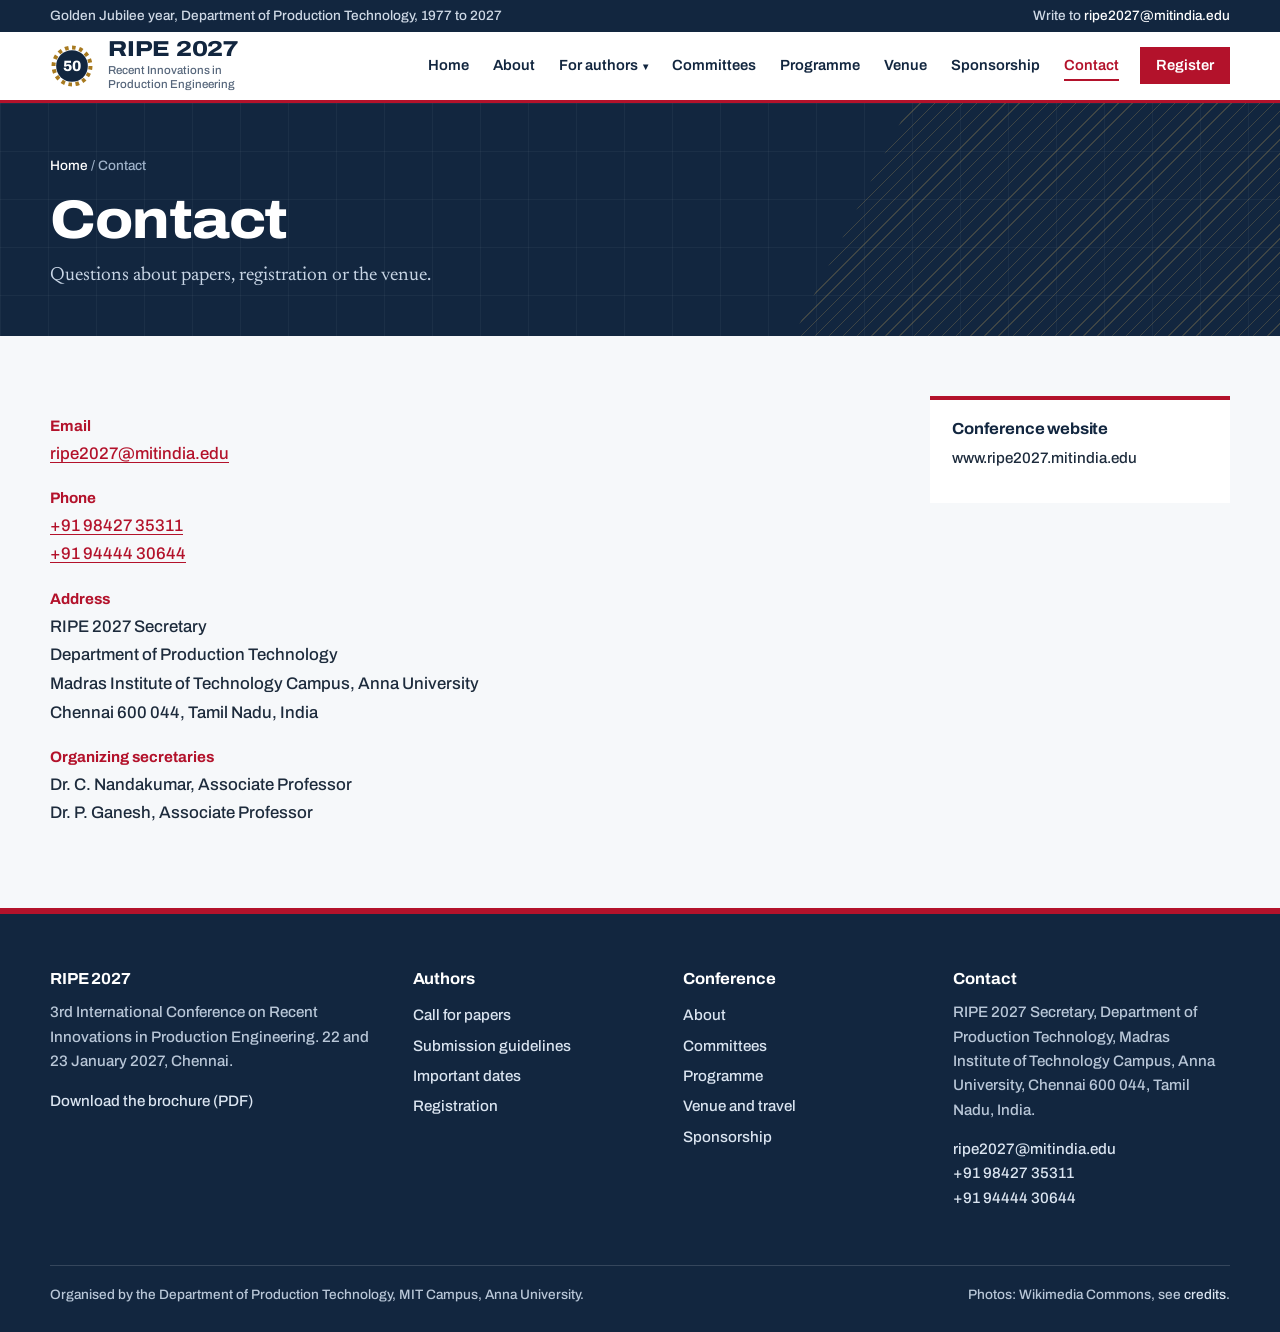
<file: contact.html>
<!doctype html>
<html lang="en">
<head>
<meta charset="utf-8">
<meta name="viewport" content="width=device-width, initial-scale=1">
<title>Contact | RIPE 2027</title>
<meta name="description" content="Contact the RIPE 2027 secretariat.">
<link rel="preconnect" href="https://fonts.googleapis.com">
<link rel="preconnect" href="https://fonts.gstatic.com" crossorigin>
<link href="https://fonts.googleapis.com/css2?family=Archivo:wdth,wght@100..125,400..850&family=Newsreader:ital,opsz,wght@0,6..72,400..700;1,6..72,400..600&display=swap" rel="stylesheet">
<link rel="icon" href="data:image/svg+xml,%3Csvg xmlns=%27http://www.w3.org/2000/svg%27 viewBox=%270 0 100 100%27%3E%3Ccircle cx=%2750%27 cy=%2750%27 r=%2742%27 fill=%27none%27 stroke=%27%23a87a1f%27 stroke-width=%279%27 stroke-dasharray=%278.2 8.2%27/%3E%3Ccircle cx=%2750%27 cy=%2750%27 r=%2736%27 fill=%27%2312263f%27/%3E%3C/svg%3E">
<link rel="stylesheet" href="css/style.css">
</head>
<body data-page="contact">
<main id="main">
<section class="page-head"><div class="wrap">
<div class="crumbs"><a href="index.html">Home</a> / Contact</div>
<h1>Contact</h1><p>Questions about papers, registration or the venue.</p></div></section>

<section class="prose"><div class="wrap"><div>
<dl class="contact-list">
<dt>Email</dt><dd><a href="mailto:ripe2027@mitindia.edu">ripe2027@mitindia.edu</a></dd>
<dt>Phone</dt><dd><a href="tel:+919842735311">+91 98427 35311</a><br><a href="tel:+919444430644">+91 94444 30644</a></dd>
<dt>Address</dt><dd>RIPE 2027 Secretary<br>Department of Production Technology<br>Madras Institute of Technology Campus, Anna University<br>Chennai 600 044, Tamil Nadu, India</dd>
<dt>Organizing secretaries</dt><dd>Dr. C. Nandakumar, Associate Professor<br>Dr. P. Ganesh, Associate Professor</dd>
</dl></div>
<aside class="aside"><h3>Conference website</h3><p>www.ripe2027.mitindia.edu</p></aside>
</div></section>
</main>
<script src="js/partials.js"></script>
<script src="js/main.js"></script>
</body>
</html>
</file>
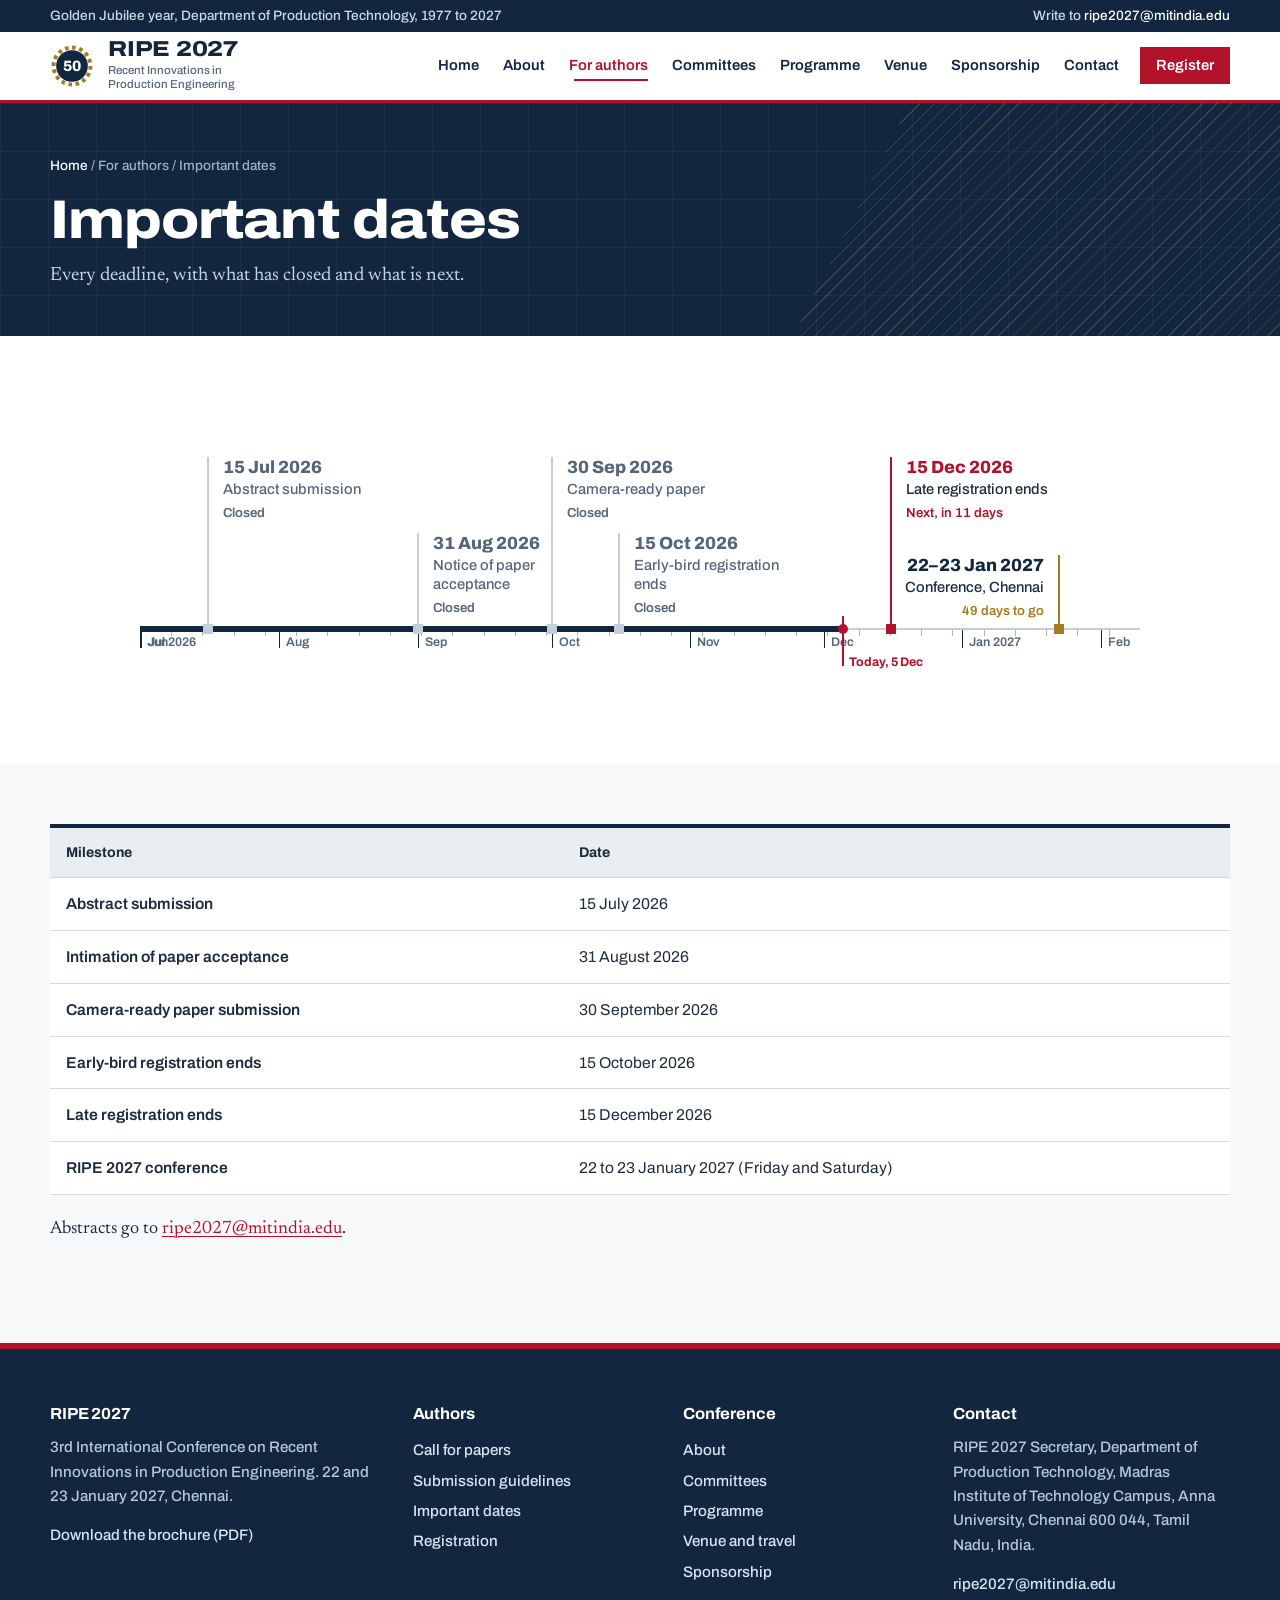
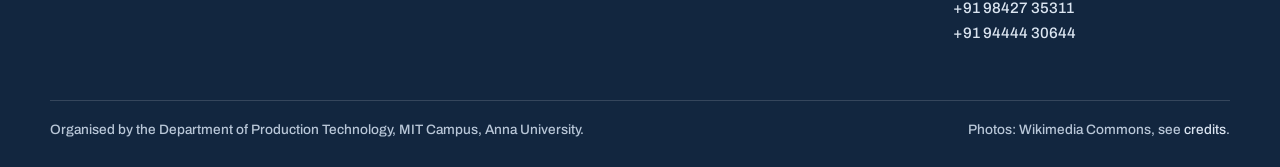
<file: dates.html>
<!doctype html>
<html lang="en">
<head>
<meta charset="utf-8">
<meta name="viewport" content="width=device-width, initial-scale=1">
<title>Important dates | RIPE 2027</title>
<meta name="description" content="Deadlines for abstracts, acceptance, camera-ready papers and registration for RIPE 2027.">
<link rel="preconnect" href="https://fonts.googleapis.com">
<link rel="preconnect" href="https://fonts.gstatic.com" crossorigin>
<link href="https://fonts.googleapis.com/css2?family=Archivo:wdth,wght@100..125,400..850&family=Newsreader:ital,opsz,wght@0,6..72,400..700;1,6..72,400..600&display=swap" rel="stylesheet">
<link rel="icon" href="data:image/svg+xml,%3Csvg xmlns=%27http://www.w3.org/2000/svg%27 viewBox=%270 0 100 100%27%3E%3Ccircle cx=%2750%27 cy=%2750%27 r=%2742%27 fill=%27none%27 stroke=%27%23a87a1f%27 stroke-width=%279%27 stroke-dasharray=%278.2 8.2%27/%3E%3Ccircle cx=%2750%27 cy=%2750%27 r=%2736%27 fill=%27%2312263f%27/%3E%3C/svg%3E">
<link rel="stylesheet" href="css/style.css">
</head>
<body data-page="dates">
<main id="main">
<section class="page-head"><div class="wrap">
<div class="crumbs"><a href="index.html">Home</a> / For authors / Important dates</div>
<h1>Important dates</h1><p>Every deadline, with what has closed and what is next.</p></div></section>

<section class="section white"><div class="wrap">
<div class="scale-wrap reveal" data-today><div class="rule" aria-hidden="true"><i class="fill"></i></div><div class="months" aria-hidden="true"></div>
<ol class="scale">
<li data-date="2026-07-15"><div class="txt"><span class="d">15 Jul 2026</span><span class="l">Abstract submission</span><span class="s"></span></div></li>
<li data-date="2026-08-31"><div class="txt"><span class="d">31 Aug 2026</span><span class="l">Notice of paper acceptance</span><span class="s"></span></div></li>
<li data-date="2026-09-30"><div class="txt"><span class="d">30 Sep 2026</span><span class="l">Camera-ready paper</span><span class="s"></span></div></li>
<li data-date="2026-10-15"><div class="txt"><span class="d">15 Oct 2026</span><span class="l">Early-bird registration ends</span><span class="s"></span></div></li>
<li data-date="2026-12-15"><div class="txt"><span class="d">15 Dec 2026</span><span class="l">Late registration ends</span><span class="s"></span></div></li>
<li class="is-event" data-date="2027-01-22"><div class="txt"><span class="d">22–23 Jan 2027</span><span class="l">Conference, Chennai</span><span class="s"></span></div></li>
</ol></div>
</div></section>
<section class="prose single"><div class="wrap"><div>
<div class="tbl-wrap reveal"><table>
<thead><tr><th scope="col">Milestone</th><th scope="col">Date</th></tr></thead>
<tbody>
<tr><th scope="row">Abstract submission</th><td>15 July 2026</td></tr>
<tr><th scope="row">Intimation of paper acceptance</th><td>31 August 2026</td></tr>
<tr><th scope="row">Camera-ready paper submission</th><td>30 September 2026</td></tr>
<tr><th scope="row">Early-bird registration ends</th><td>15 October 2026</td></tr>
<tr><th scope="row">Late registration ends</th><td>15 December 2026</td></tr>
<tr><th scope="row">RIPE 2027 conference</th><td>22 to 23 January 2027 (Friday and Saturday)</td></tr>
</tbody></table></div>
<p style="margin-top:20px">Abstracts go to <a href="mailto:ripe2027@mitindia.edu">ripe2027@mitindia.edu</a>.</p>
</div></div></section>
</main>
<script src="js/partials.js"></script>
<script src="js/main.js"></script>
</body>
</html>
</file>
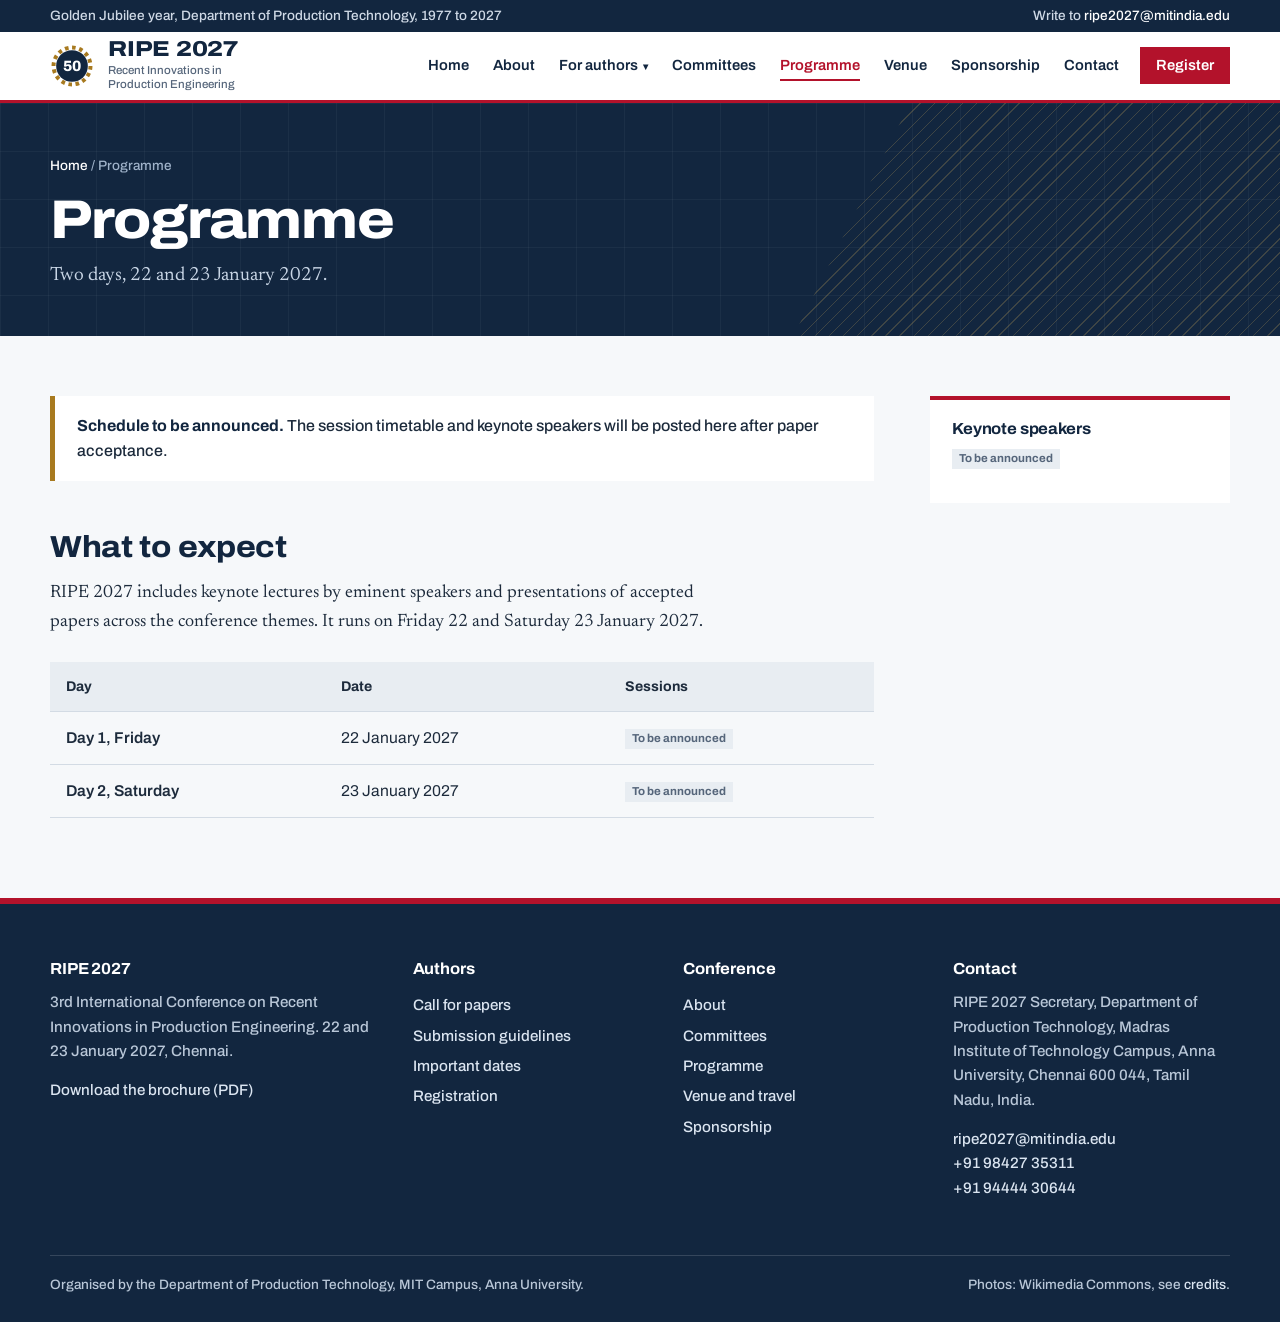
<file: program.html>
<!doctype html>
<html lang="en">
<head>
<meta charset="utf-8">
<meta name="viewport" content="width=device-width, initial-scale=1">
<title>Programme | RIPE 2027</title>
<meta name="description" content="Programme of RIPE 2027, 22 and 23 January 2027.">
<link rel="preconnect" href="https://fonts.googleapis.com">
<link rel="preconnect" href="https://fonts.gstatic.com" crossorigin>
<link href="https://fonts.googleapis.com/css2?family=Archivo:wdth,wght@100..125,400..850&family=Newsreader:ital,opsz,wght@0,6..72,400..700;1,6..72,400..600&display=swap" rel="stylesheet">
<link rel="icon" href="data:image/svg+xml,%3Csvg xmlns=%27http://www.w3.org/2000/svg%27 viewBox=%270 0 100 100%27%3E%3Ccircle cx=%2750%27 cy=%2750%27 r=%2742%27 fill=%27none%27 stroke=%27%23a87a1f%27 stroke-width=%279%27 stroke-dasharray=%278.2 8.2%27/%3E%3Ccircle cx=%2750%27 cy=%2750%27 r=%2736%27 fill=%27%2312263f%27/%3E%3C/svg%3E">
<link rel="stylesheet" href="css/style.css">
</head>
<body data-page="program">
<main id="main">
<section class="page-head"><div class="wrap">
<div class="crumbs"><a href="index.html">Home</a> / Programme</div>
<h1>Programme</h1><p>Two days, 22 and 23 January 2027.</p></div></section>

<section class="prose"><div class="wrap"><div>
<div class="callout"><strong>Schedule to be announced.</strong> The session timetable and keynote speakers will be posted here after paper acceptance.</div>
<h2>What to expect</h2>
<p>RIPE 2027 includes keynote lectures by eminent speakers and presentations of accepted papers across the conference themes. It runs on Friday 22 and Saturday 23 January 2027.</p>
<table style="margin-top:24px"><thead><tr><th scope="col">Day</th><th scope="col">Date</th><th scope="col">Sessions</th></tr></thead>
<tbody><tr><th scope="row">Day 1, Friday</th><td>22 January 2027</td><td><span class="tbd">To be announced</span></td></tr>
<tr><th scope="row">Day 2, Saturday</th><td>23 January 2027</td><td><span class="tbd">To be announced</span></td></tr></tbody></table>
</div>
<aside class="aside"><h3>Keynote speakers</h3><p><span class="tbd">To be announced</span></p></aside>
</div></section>
</main>
<script src="js/partials.js"></script>
<script src="js/main.js"></script>
</body>
</html>
</file>
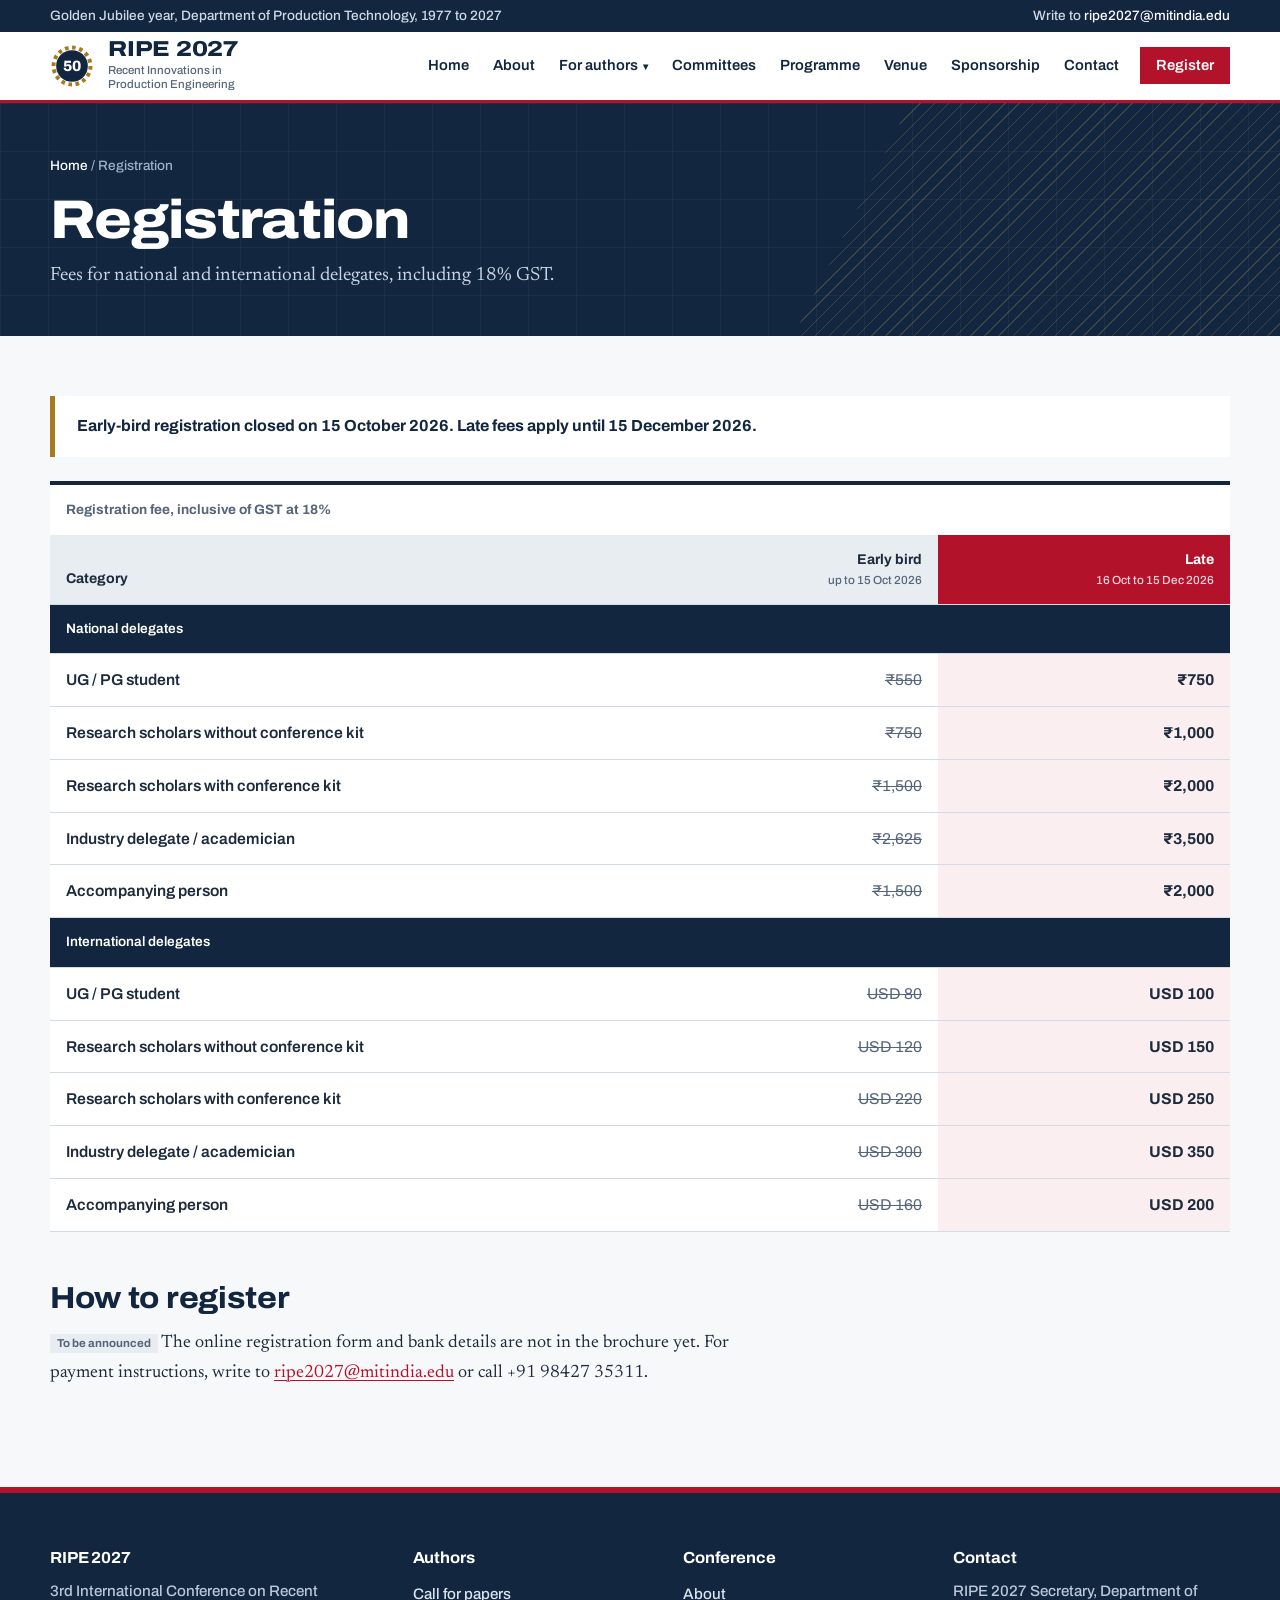
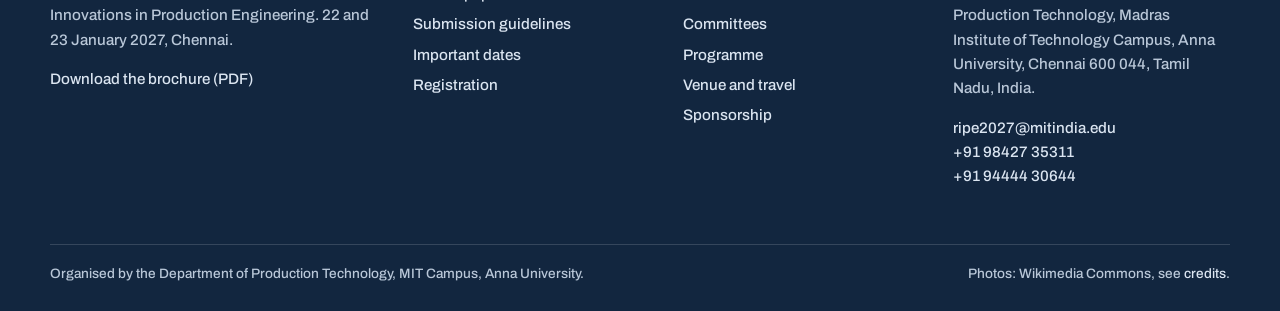
<file: registration.html>
<!doctype html>
<html lang="en">
<head>
<meta charset="utf-8">
<meta name="viewport" content="width=device-width, initial-scale=1">
<title>Registration | RIPE 2027</title>
<meta name="description" content="Registration fees for RIPE 2027, for national and international delegates.">
<link rel="preconnect" href="https://fonts.googleapis.com">
<link rel="preconnect" href="https://fonts.gstatic.com" crossorigin>
<link href="https://fonts.googleapis.com/css2?family=Archivo:wdth,wght@100..125,400..850&family=Newsreader:ital,opsz,wght@0,6..72,400..700;1,6..72,400..600&display=swap" rel="stylesheet">
<link rel="icon" href="data:image/svg+xml,%3Csvg xmlns=%27http://www.w3.org/2000/svg%27 viewBox=%270 0 100 100%27%3E%3Ccircle cx=%2750%27 cy=%2750%27 r=%2742%27 fill=%27none%27 stroke=%27%23a87a1f%27 stroke-width=%279%27 stroke-dasharray=%278.2 8.2%27/%3E%3Ccircle cx=%2750%27 cy=%2750%27 r=%2736%27 fill=%27%2312263f%27/%3E%3C/svg%3E">
<link rel="stylesheet" href="css/style.css">
</head>
<body data-page="registration">
<main id="main">
<section class="page-head"><div class="wrap">
<div class="crumbs"><a href="index.html">Home</a> / Registration</div>
<h1>Registration</h1><p>Fees for national and international delegates, including 18% GST.</p></div></section>

<section class="prose single"><div class="wrap"><div>
<div class="callout"><strong data-fee-note></strong></div>
<div class="tbl-wrap reveal"><table>
<caption>Registration fee, inclusive of GST at 18%</caption>
<thead><tr><th scope="col">Category</th><th scope="col" class="num" data-col="early">Early bird<small>up to 15 Oct 2026</small></th><th scope="col" class="num" data-col="late">Late<small>16 Oct to 15 Dec 2026</small></th></tr></thead>
<tbody><tr class="grp"><th colspan="3" scope="colgroup">National delegates</th></tr>
<tr><th scope="row">UG / PG student</th><td class="num" data-col="early">₹550</td><td class="num" data-col="late">₹750</td></tr>
<tr><th scope="row">Research scholars without conference kit</th><td class="num" data-col="early">₹750</td><td class="num" data-col="late">₹1,000</td></tr>
<tr><th scope="row">Research scholars with conference kit</th><td class="num" data-col="early">₹1,500</td><td class="num" data-col="late">₹2,000</td></tr>
<tr><th scope="row">Industry delegate / academician</th><td class="num" data-col="early">₹2,625</td><td class="num" data-col="late">₹3,500</td></tr>
<tr><th scope="row">Accompanying person</th><td class="num" data-col="early">₹1,500</td><td class="num" data-col="late">₹2,000</td></tr>
<tr class="grp"><th colspan="3" scope="colgroup">International delegates</th></tr>
<tr><th scope="row">UG / PG student</th><td class="num" data-col="early">USD 80</td><td class="num" data-col="late">USD 100</td></tr>
<tr><th scope="row">Research scholars without conference kit</th><td class="num" data-col="early">USD 120</td><td class="num" data-col="late">USD 150</td></tr>
<tr><th scope="row">Research scholars with conference kit</th><td class="num" data-col="early">USD 220</td><td class="num" data-col="late">USD 250</td></tr>
<tr><th scope="row">Industry delegate / academician</th><td class="num" data-col="early">USD 300</td><td class="num" data-col="late">USD 350</td></tr>
<tr><th scope="row">Accompanying person</th><td class="num" data-col="early">USD 160</td><td class="num" data-col="late">USD 200</td></tr>
</tbody></table></div>
<h2>How to register</h2>
<p><span class="tbd">To be announced</span> The online registration form and bank details are not in the brochure yet. For payment instructions, write to <a href="mailto:ripe2027@mitindia.edu">ripe2027@mitindia.edu</a> or call +91 98427 35311.</p>
</div></div></section>
</main>
<script src="js/partials.js"></script>
<script src="js/main.js"></script>
</body>
</html>
</file>
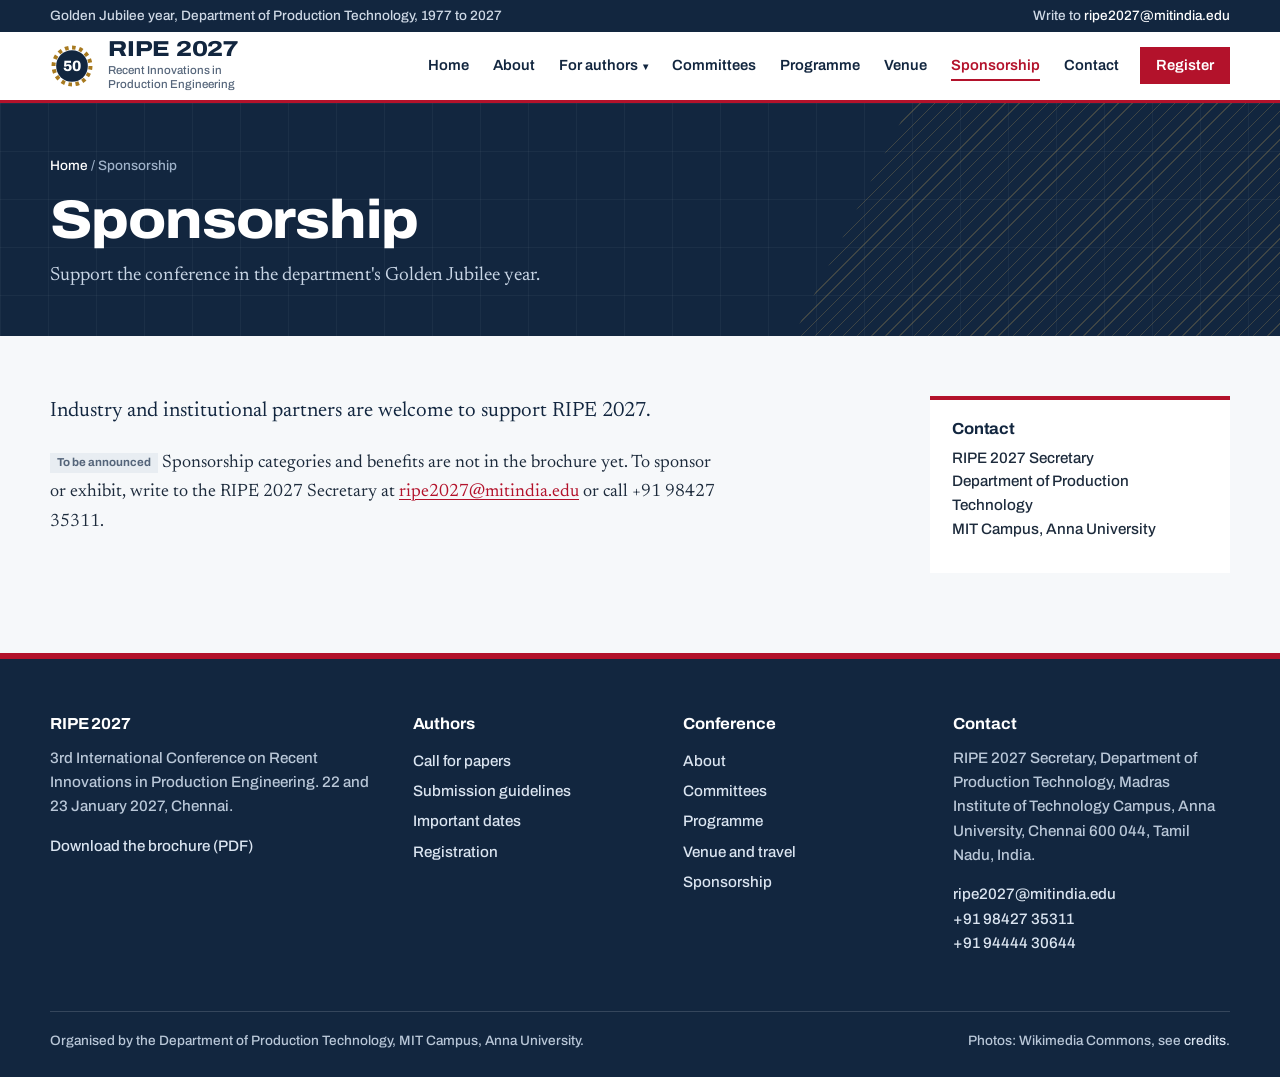
<file: sponsorship.html>
<!doctype html>
<html lang="en">
<head>
<meta charset="utf-8">
<meta name="viewport" content="width=device-width, initial-scale=1">
<title>Sponsorship | RIPE 2027</title>
<meta name="description" content="Sponsor RIPE 2027.">
<link rel="preconnect" href="https://fonts.googleapis.com">
<link rel="preconnect" href="https://fonts.gstatic.com" crossorigin>
<link href="https://fonts.googleapis.com/css2?family=Archivo:wdth,wght@100..125,400..850&family=Newsreader:ital,opsz,wght@0,6..72,400..700;1,6..72,400..600&display=swap" rel="stylesheet">
<link rel="icon" href="data:image/svg+xml,%3Csvg xmlns=%27http://www.w3.org/2000/svg%27 viewBox=%270 0 100 100%27%3E%3Ccircle cx=%2750%27 cy=%2750%27 r=%2742%27 fill=%27none%27 stroke=%27%23a87a1f%27 stroke-width=%279%27 stroke-dasharray=%278.2 8.2%27/%3E%3Ccircle cx=%2750%27 cy=%2750%27 r=%2736%27 fill=%27%2312263f%27/%3E%3C/svg%3E">
<link rel="stylesheet" href="css/style.css">
</head>
<body data-page="sponsorship">
<main id="main">
<section class="page-head"><div class="wrap">
<div class="crumbs"><a href="index.html">Home</a> / Sponsorship</div>
<h1>Sponsorship</h1><p>Support the conference in the department's Golden Jubilee year.</p></div></section>

<section class="prose"><div class="wrap"><div>
<p class="lede">Industry and institutional partners are welcome to support RIPE 2027.</p>
<p><span class="tbd">To be announced</span> Sponsorship categories and benefits are not in the brochure yet. To sponsor or exhibit, write to the RIPE 2027 Secretary at <a href="mailto:ripe2027@mitindia.edu">ripe2027@mitindia.edu</a> or call +91 98427 35311.</p>
</div>
<aside class="aside"><h3>Contact</h3><p>RIPE 2027 Secretary<br>Department of Production Technology<br>MIT Campus, Anna University</p></aside>
</div></section>
</main>
<script src="js/partials.js"></script>
<script src="js/main.js"></script>
</body>
</html>
</file>
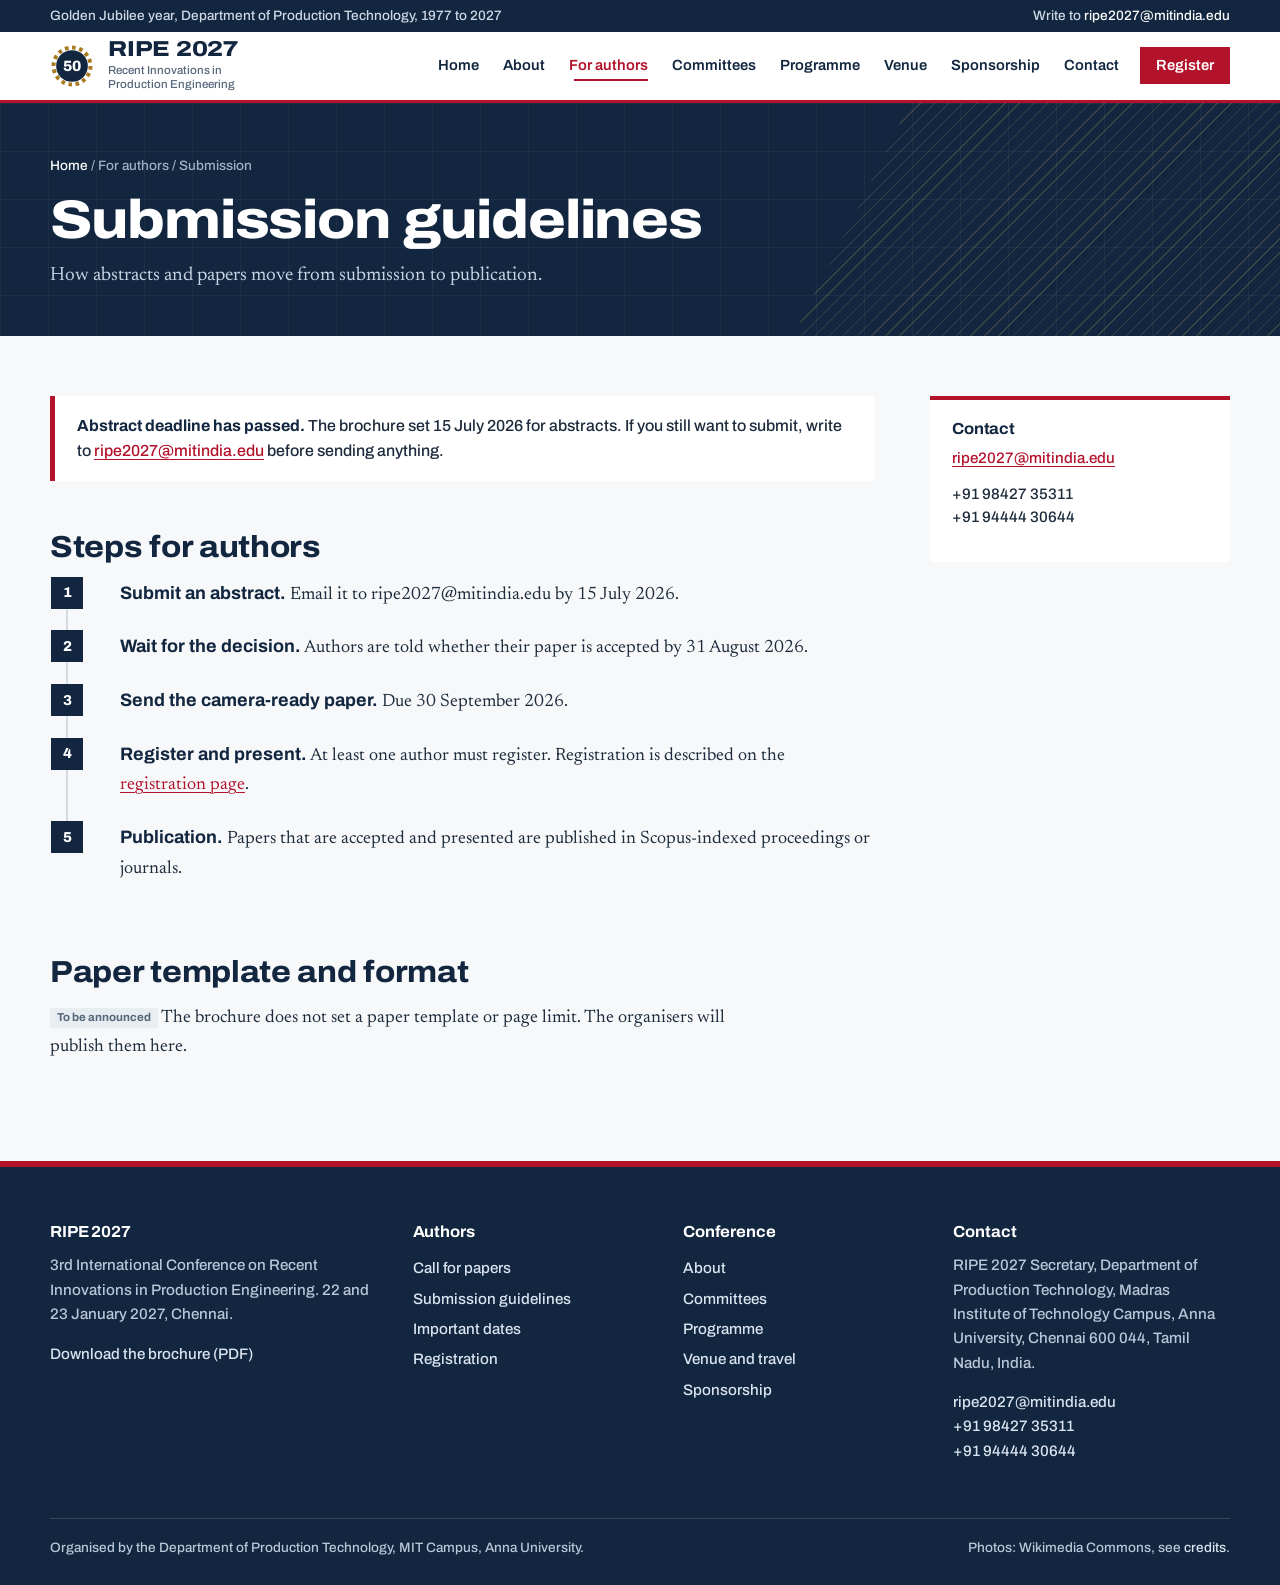
<file: submission.html>
<!doctype html>
<html lang="en">
<head>
<meta charset="utf-8">
<meta name="viewport" content="width=device-width, initial-scale=1">
<title>Submission guidelines | RIPE 2027</title>
<meta name="description" content="How to submit an abstract or paper to RIPE 2027.">
<link rel="preconnect" href="https://fonts.googleapis.com">
<link rel="preconnect" href="https://fonts.gstatic.com" crossorigin>
<link href="https://fonts.googleapis.com/css2?family=Archivo:wdth,wght@100..125,400..850&family=Newsreader:ital,opsz,wght@0,6..72,400..700;1,6..72,400..600&display=swap" rel="stylesheet">
<link rel="icon" href="data:image/svg+xml,%3Csvg xmlns=%27http://www.w3.org/2000/svg%27 viewBox=%270 0 100 100%27%3E%3Ccircle cx=%2750%27 cy=%2750%27 r=%2742%27 fill=%27none%27 stroke=%27%23a87a1f%27 stroke-width=%279%27 stroke-dasharray=%278.2 8.2%27/%3E%3Ccircle cx=%2750%27 cy=%2750%27 r=%2736%27 fill=%27%2312263f%27/%3E%3C/svg%3E">
<link rel="stylesheet" href="css/style.css">
</head>
<body data-page="submission">
<main id="main">
<section class="page-head"><div class="wrap">
<div class="crumbs"><a href="index.html">Home</a> / For authors / Submission</div>
<h1>Submission guidelines</h1><p>How abstracts and papers move from submission to publication.</p></div></section>

<section class="prose"><div class="wrap"><div>
<div class="callout alert"><strong>Abstract deadline has passed.</strong> The brochure set 15 July 2026 for abstracts. If you still want to submit, write to <a href="mailto:ripe2027@mitindia.edu">ripe2027@mitindia.edu</a> before sending anything.</div>
<h2>Steps for authors</h2>
<ol class="steps">
<li><b>Submit an abstract.</b> Email it to ripe2027@mitindia.edu by 15 July 2026.</li>
<li><b>Wait for the decision.</b> Authors are told whether their paper is accepted by 31 August 2026.</li>
<li><b>Send the camera-ready paper.</b> Due 30 September 2026.</li>
<li><b>Register and present.</b> At least one author must register. Registration is described on the <a href="registration.html">registration page</a>.</li>
<li><b>Publication.</b> Papers that are accepted and presented are published in Scopus-indexed proceedings or journals.</li>
</ol>
<h2>Paper template and format</h2>
<p><span class="tbd">To be announced</span> The brochure does not set a paper template or page limit. The organisers will publish them here.</p>
</div>
<aside class="aside"><h3>Contact</h3><p><a href="mailto:ripe2027@mitindia.edu">ripe2027@mitindia.edu</a></p><p>+91 98427 35311<br>+91 94444 30644</p></aside>
</div></section>
</main>
<script src="js/partials.js"></script>
<script src="js/main.js"></script>
</body>
</html>
</file>
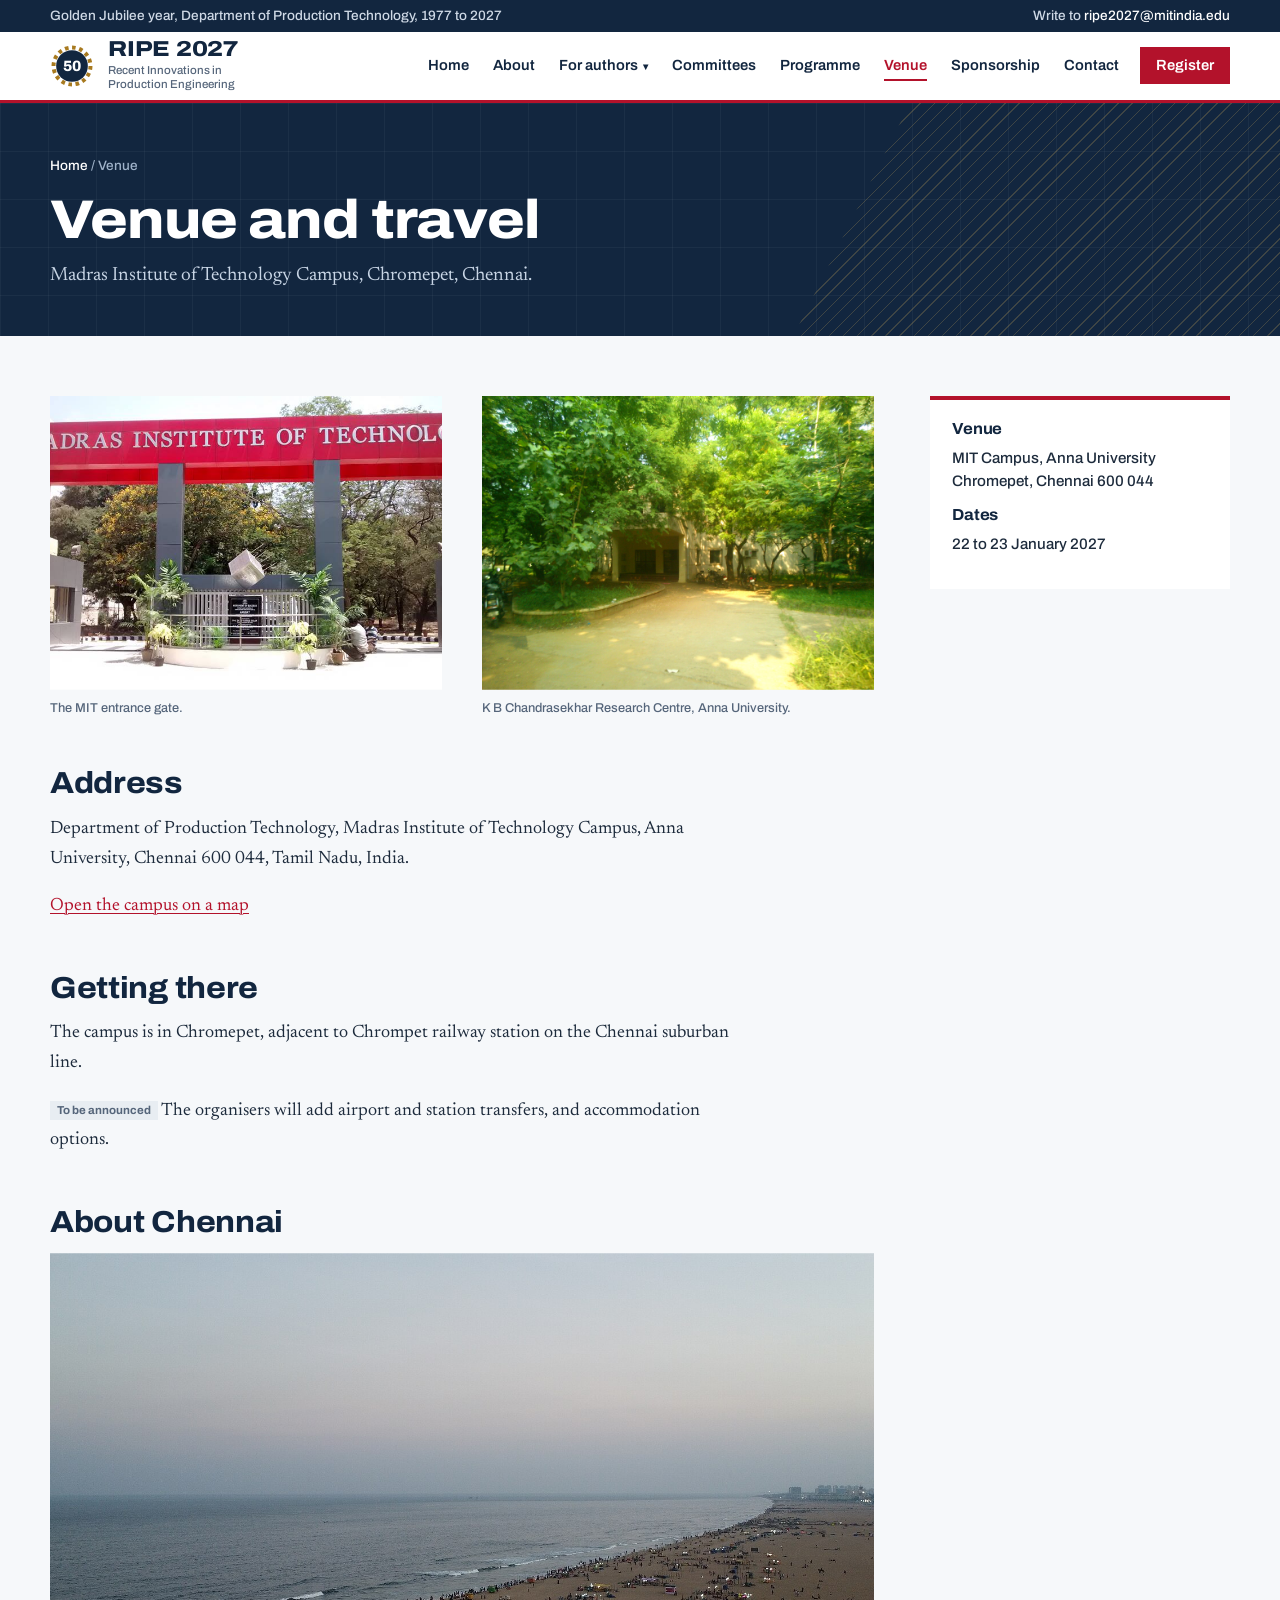
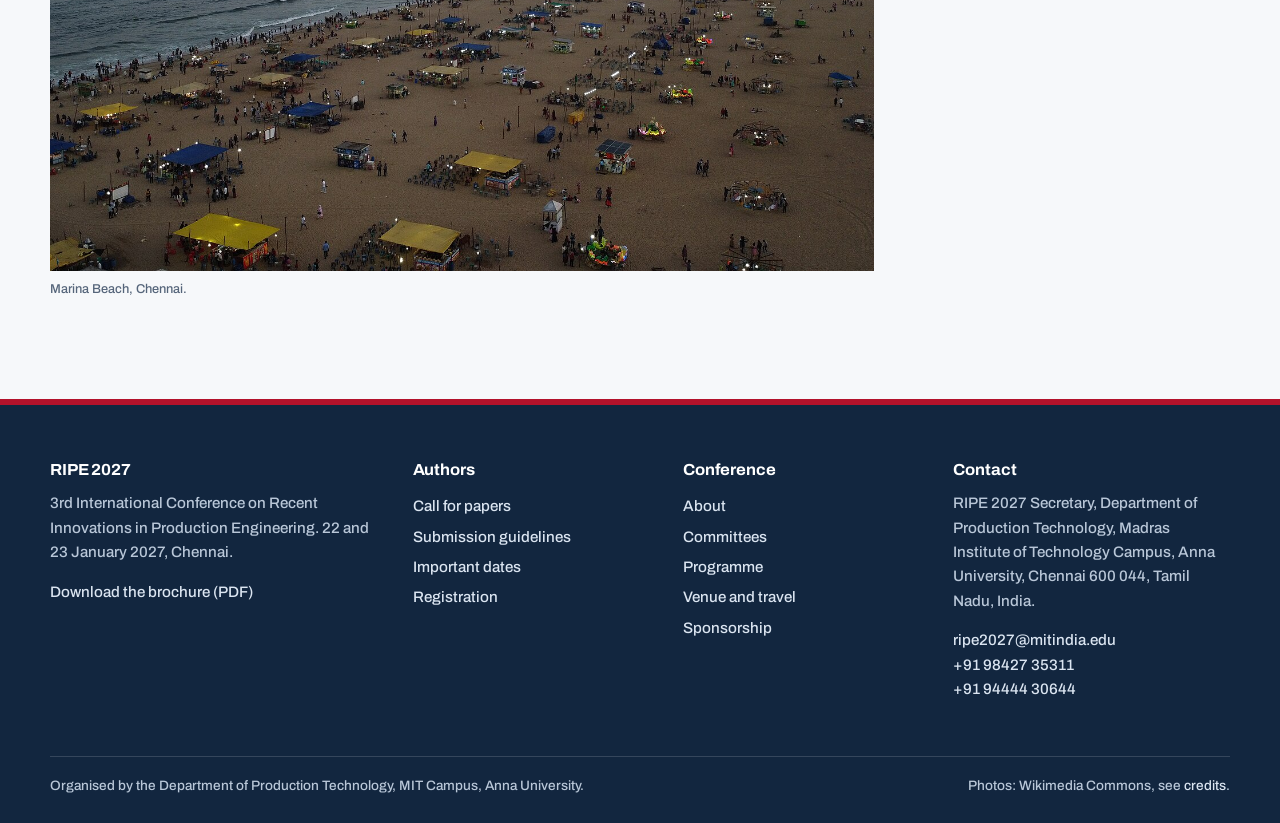
<file: venue.html>
<!doctype html>
<html lang="en">
<head>
<meta charset="utf-8">
<meta name="viewport" content="width=device-width, initial-scale=1">
<title>Venue and travel | RIPE 2027</title>
<meta name="description" content="How to reach the Madras Institute of Technology campus in Chromepet, Chennai.">
<link rel="preconnect" href="https://fonts.googleapis.com">
<link rel="preconnect" href="https://fonts.gstatic.com" crossorigin>
<link href="https://fonts.googleapis.com/css2?family=Archivo:wdth,wght@100..125,400..850&family=Newsreader:ital,opsz,wght@0,6..72,400..700;1,6..72,400..600&display=swap" rel="stylesheet">
<link rel="icon" href="data:image/svg+xml,%3Csvg xmlns=%27http://www.w3.org/2000/svg%27 viewBox=%270 0 100 100%27%3E%3Ccircle cx=%2750%27 cy=%2750%27 r=%2742%27 fill=%27none%27 stroke=%27%23a87a1f%27 stroke-width=%279%27 stroke-dasharray=%278.2 8.2%27/%3E%3Ccircle cx=%2750%27 cy=%2750%27 r=%2736%27 fill=%27%2312263f%27/%3E%3C/svg%3E">
<link rel="stylesheet" href="css/style.css">
</head>
<body data-page="venue">
<main id="main">
<section class="page-head"><div class="wrap">
<div class="crumbs"><a href="index.html">Home</a> / Venue</div>
<h1>Venue and travel</h1><p>Madras Institute of Technology Campus, Chromepet, Chennai.</p></div></section>

<section class="prose"><div class="wrap"><div>
<div class="cols2" style="margin-bottom:40px">
<figure class="fig reveal-img" style="margin:0 0 0 0"><img src="assets/img/mit-entrance.jpg" alt="Entrance gate of Madras Institute of Technology" loading="lazy"><figcaption>The MIT entrance gate.</figcaption></figure>
<figure class="fig reveal-img" style="margin:0"><img src="assets/img/anna-univ-kbc.jpg" alt="K B Chandrasekhar Research Centre, Anna University" loading="lazy"><figcaption>K B Chandrasekhar Research Centre, Anna University.</figcaption></figure>
</div>
<h2>Address</h2>
<p>Department of Production Technology, Madras Institute of Technology Campus, Anna University, Chennai 600 044, Tamil Nadu, India.</p>
<p><a href="https://www.openstreetmap.org/search?query=Madras%20Institute%20of%20Technology%20Chromepet">Open the campus on a map</a></p>
<h2>Getting there</h2>
<p>The campus is in Chromepet, adjacent to Chrompet railway station on the Chennai suburban line.</p>
<p><span class="tbd">To be announced</span> The organisers will add airport and station transfers, and accommodation options.</p>
<h2>About Chennai</h2>
<figure class="fig reveal-img" style="margin:0 0 20px"><img src="assets/img/chennai-marina.jpg" alt="Aerial view of Marina Beach, Chennai" loading="lazy"><figcaption>Marina Beach, Chennai.</figcaption></figure>
</div>
<aside class="aside"><h3>Venue</h3><p>MIT Campus, Anna University<br>Chromepet, Chennai 600 044</p><h3>Dates</h3><p>22 to 23 January 2027</p></aside>
</div></section>
</main>
<script src="js/partials.js"></script>
<script src="js/main.js"></script>
</body>
</html>
</file>
<file: css/style.css>
/* RIPE 2027 — design language: engineering drawing.
   Dimension lines, section hatching, tolerance-style callouts. Gate red comes from the MIT entrance. */
:root {
  --ink: #12263f;
  --ink-2: #1c3a5e;
  --red: #b3122b;
  --red-dark: #8e0e22;
  --brass: #a87a1f;
  --brass-light: #d9b25a;
  --steel: #e8edf2;
  --steel-2: #d3dbe4;
  --paper: #f6f8fa;
  --white: #fff;
  --text: #1d2b3c;
  --muted: #55657a;
  --line: #c4cdd8;

  --f-display: "Archivo", "Helvetica Neue", Arial, sans-serif;
  --f-body: "Newsreader", Georgia, "Times New Roman", serif;

  --wrap: 1180px;
  --gutter: 16px;
  --ease: cubic-bezier(.2, .7, .2, 1);
}

*, *::before, *::after { box-sizing: border-box; }
html { scroll-behavior: smooth; scroll-padding-top: 88px; }
body {
  margin: 0;
  background: var(--paper);
  color: var(--text);
  font: 400 1.125rem/1.65 var(--f-body);
  -webkit-font-smoothing: antialiased;
  text-rendering: optimizeLegibility;
}
img { max-width: 100%; display: block; }
a { color: var(--red); text-underline-offset: .18em; text-decoration-thickness: 1px; }
a:hover { color: var(--red-dark); }
:focus-visible { outline: 3px solid var(--brass); outline-offset: 3px; border-radius: 2px; }
.skip { position: absolute; left: -999px; top: 8px; background: var(--ink); color: #fff; padding: 8px 14px; z-index: 100; }
.skip:focus { left: 8px; }

.wrap { width: min(var(--wrap), 100% - 2 * var(--gutter)); margin-inline: auto; }

h1, h2, h3, h4 { font-family: var(--f-display); color: var(--ink); line-height: 1.1; margin: 0 0 .5em; letter-spacing: -.01em; }
h1 { font-size: clamp(2.3rem, 6vw, 4.6rem); font-weight: 800; font-stretch: 112%; letter-spacing: -.02em; }
h2 { font-size: clamp(1.7rem, 3.4vw, 2.5rem); font-weight: 750; font-stretch: 108%; }
h3 { font-size: 1.25rem; font-weight: 700; font-stretch: 104%; }
h4 { font-size: 1rem; font-weight: 700; }
p { margin: 0 0 1em; max-width: 68ch; }
ul { padding-left: 1.1em; }
.lede { font-size: 1.3rem; line-height: 1.55; color: var(--ink); }

/* ---------- header ---------- */
.topline { background: var(--ink); color: #cfd9e6; font: 500 .85rem/1 var(--f-display); }
.topline .wrap { display: flex; justify-content: space-between; gap: 16px; padding: 9px 0; flex-wrap: wrap; }
.topline a { color: #fff; text-decoration: none; }
.topline a:hover { color: var(--brass-light); }

.site-header { position: sticky; top: 0; z-index: 50; background: var(--white); border-bottom: 3px solid var(--red); transition: box-shadow .3s; }
.site-header.is-stuck { box-shadow: 0 6px 24px -12px rgba(18, 38, 63, .45); }
.bar { display: flex; align-items: center; justify-content: space-between; gap: 20px; min-height: 68px; }
.brand { display: flex; align-items: center; gap: 14px; text-decoration: none; color: var(--ink); }
.brand-mark { width: 44px; height: 44px; flex: none; }
.brand b { display: block; font: 800 1.35rem/1 var(--f-display); font-stretch: 118%; letter-spacing: -.01em; }
.brand small { display: block; font: 500 .72rem/1.2 var(--f-display); color: var(--muted); margin-top: 3px; max-width: 24ch; }

.nav { display: flex; align-items: center; gap: 2px; }
.nav > a, .nav summary, .nav .dd > button {
  display: block; padding: 10px 11px; font: 600 .92rem/1 var(--f-display); color: var(--ink);
  text-decoration: none; cursor: pointer; background: none; border: 0; list-style: none; position: relative;
}
.nav summary::-webkit-details-marker { display: none; }
.nav a:hover, .nav .dd:hover > button { color: var(--red); }
.nav [aria-current="page"], .nav .dd.current > button { color: var(--red); }
.nav [aria-current="page"]::after, .nav .dd.current > button::after {
  content: ""; position: absolute; left: 11px; right: 11px; bottom: 2px; height: 2px; background: var(--red);
}
.nav .cta { background: var(--red); color: #fff; margin-left: 8px; padding: 11px 16px; transition: background .2s; }
.nav .cta:hover { background: var(--red-dark); color: #fff; }
.nav .cta[aria-current="page"]::after { display: none; }
.dd { position: relative; }
.dd > button::after { content: "▾"; margin-left: 5px; font-size: .7em; }
.dd-menu { display: none; position: absolute; top: 100%; left: 0; min-width: 220px; background: var(--white); border: 1px solid var(--line); border-top: 3px solid var(--red); box-shadow: 0 16px 30px -16px rgba(18, 38, 63, .5); padding: 6px 0; }
.dd:hover .dd-menu, .dd:focus-within .dd-menu, .dd.open .dd-menu { display: block; }
.dd-menu a { display: block; padding: 10px 16px; color: var(--ink); text-decoration: none; font: 600 .9rem/1.2 var(--f-display); }
.dd-menu a:hover { background: var(--steel); color: var(--red); }
.menu-btn { display: none; background: none; border: 1px solid var(--line); padding: 10px 12px; font: 700 .85rem/1 var(--f-display); color: var(--ink); cursor: pointer; }

@media (max-width: 1060px) {
  .menu-btn { display: block; }
  .nav { display: none; position: absolute; left: 0; right: 0; top: 100%; background: var(--white); flex-direction: column; align-items: stretch; padding: 8px var(--gutter) 18px; border-bottom: 3px solid var(--red); max-height: calc(100vh - 100px); overflow: auto; }
  .nav.open { display: flex; }
  .nav > a, .nav .dd > button { padding: 14px 4px; border-bottom: 1px solid var(--steel); width: 100%; text-align: left; }
  .nav [aria-current="page"]::after, .nav .dd.current > button::after { display: none; }
  .dd-menu { position: static; display: block; border: 0; box-shadow: none; padding: 0 0 0 14px; }
  .dd > button::after { display: none; }
  .nav .cta { margin: 14px 0 0; text-align: center; }
}
@media (max-width: 560px) { .brand small { display: none; } .topline .wrap > span:last-child { display: none; } }

/* ---------- hero ---------- */
.hero { position: relative; color: #fff; background: var(--ink); overflow: hidden; isolation: isolate; }
.hero-img { position: absolute; inset: -160px 0 0; z-index: -2; }
.hero-img img { width: 100%; height: 100%; object-fit: cover; object-position: 50% 30%; transform: scale(1.06); animation: settle 2.4s var(--ease) forwards; }
.hero::before { content: ""; position: absolute; inset: 0; z-index: -1; background: linear-gradient(90deg, rgba(18, 38, 63, .96) 0%, rgba(18, 38, 63, .86) 46%, rgba(18, 38, 63, .35) 100%); }
.hero .wrap { display: grid; grid-template-columns: minmax(0, 1.5fr) minmax(250px, .7fr); gap: 40px; align-items: end; padding: 84px 0 64px; min-height: 600px; }
.hero h1 { color: #fff; margin-bottom: 28px; }
.hero h1 span { display: block; }
.hero-meta { margin: 0 0 30px; }
.hero-meta .where { font: 500 1.1rem/1.4 var(--f-display); color: #dbe5f1; margin-top: 12px; }

/* dimension line: the one orchestrated moment on load */
.dim { display: block; width: min(560px, 100%); height: 18px; overflow: visible; }
.dim line, .dim path { stroke: var(--brass-light); stroke-width: 1.5; fill: none; }
.dim .draw { stroke-dasharray: 600; stroke-dashoffset: 600; animation: draw 1.4s .3s var(--ease) forwards; }
.dim .tick { opacity: 0; animation: fade .3s 1.5s forwards; }
.hero-date { font: 800 clamp(1.6rem, 4vw, 2.6rem)/1.1 var(--f-display); font-stretch: 112%; margin: 10px 0 0; opacity: 0; animation: rise .7s .9s var(--ease) forwards; }
.hero-date small { font-size: .5em; font-weight: 600; color: var(--brass-light); margin-left: .5em; }

.btns { display: flex; flex-wrap: wrap; gap: 12px; }
.btn { display: inline-block; padding: 14px 22px; font: 700 .95rem/1 var(--f-display); text-decoration: none; border: 2px solid var(--red); background: var(--red); color: #fff; transition: transform .2s var(--ease), background .2s, color .2s; }
.btn:hover { background: var(--red-dark); border-color: var(--red-dark); color: #fff; transform: translateY(-2px); }
.btn.ghost { background: transparent; border-color: rgba(255, 255, 255, .7); }
.btn.ghost:hover { background: #fff; color: var(--ink); border-color: #fff; }
.btn.dark { background: var(--ink); border-color: var(--ink); }
.btn.dark:hover { background: var(--ink-2); border-color: var(--ink-2); }

.countdown { background: rgba(255, 255, 255, .08); border: 1px solid rgba(255, 255, 255, .28); border-top: 4px solid var(--brass-light); padding: 20px 22px 18px; backdrop-filter: blur(6px); }
.countdown h2 { font: 600 .95rem/1.3 var(--f-display); color: #dbe5f1; margin: 0 0 12px; letter-spacing: 0; }
.cd { display: grid; grid-template-columns: repeat(4, 1fr); gap: 6px; text-align: left; }
.cd b { display: block; font: 800 2.3rem/1 var(--f-display); font-stretch: 112%; font-variant-numeric: tabular-nums; }
.cd span { font: 500 .78rem/1.5 var(--f-display); color: #b9c7d8; }
.countdown p { margin: 14px 0 0; font: 500 .85rem/1.4 var(--f-display); color: #b9c7d8; }
.cd-done { font: 700 1.2rem/1.3 var(--f-display); }

@media (max-width: 880px) {
  .hero .wrap { grid-template-columns: 1fr; padding: 56px 0 40px; min-height: 0; gap: 32px; }
  .hero::before { background: linear-gradient(180deg, rgba(18, 38, 63, .78), rgba(18, 38, 63, .92)); }
}

@keyframes draw { to { stroke-dashoffset: 0; } }
@keyframes fade { to { opacity: 1; } }
@keyframes rise { from { opacity: 0; transform: translateY(14px); } to { opacity: 1; transform: none; } }
@keyframes settle { to { transform: scale(1); } }

/* ---------- sections ---------- */
.section { padding: 76px 0; }
.section.tight { padding: 52px 0; }
.section.white { background: var(--white); }
.section.steel { background: var(--steel); }
.section.dark { background: var(--ink); color: #dbe5f1; }
.section.dark h2, .section.dark h3 { color: #fff; }
.section.dark a { color: var(--brass-light); }
.sec-head { display: grid; grid-template-columns: 1fr auto; gap: 24px; align-items: end; margin-bottom: 36px; padding-bottom: 14px; border-bottom: 2px solid var(--ink); }
.sec-head h2 { margin: 0; }
.section.dark .sec-head { border-color: var(--brass-light); }
.sec-head a { font: 700 .92rem/1 var(--f-display); white-space: nowrap; }

/* page header: section-cut hatching */
.page-head { background: var(--ink); color: #fff; position: relative; overflow: hidden; padding: 56px 0 44px; }
.page-head::after { content: ""; position: absolute; right: 0; top: 0; bottom: 0; width: 38%; background: repeating-linear-gradient(135deg, transparent 0 9px, rgba(217, 178, 90, .22) 9px 10px); clip-path: polygon(24% 0, 100% 0, 100% 100%, 0 100%); }
.page-head .wrap { position: relative; z-index: 1; }
.page-head h1 { color: #fff; font-size: clamp(2rem, 5vw, 3.4rem); margin: 0 0 10px; }
.page-head p { color: #c8d5e5; margin: 0; font-size: 1.2rem; }
.crumbs { font: 500 .85rem/1 var(--f-display); margin-bottom: 18px; color: #9fb2c9; }
.crumbs a { color: #fff; text-decoration: none; }
.crumbs a:hover { color: var(--brass-light); }

.prose { padding: 60px 0 80px; }
.prose .wrap { display: grid; grid-template-columns: minmax(0, 1fr) 300px; gap: 56px; align-items: start; }
.prose.single .wrap { grid-template-columns: minmax(0, 1fr); }
.prose h2 { margin-top: 1.6em; font-size: clamp(1.4rem, 2.6vw, 1.9rem); }
.prose h2:first-child { margin-top: 0; }
.aside { position: sticky; top: 100px; border-top: 4px solid var(--red); background: var(--white); padding: 20px 22px; font: 500 .95rem/1.55 var(--f-display); }
.aside h3 { font-size: 1rem; margin-bottom: .6em; }
.aside p { margin-bottom: .8em; }
@media (max-width: 900px) { .prose .wrap { grid-template-columns: 1fr; gap: 36px; } .aside { position: static; } }

/* ---------- notice + dates ---------- */
.notice { display: grid; grid-template-columns: auto 1fr; gap: 6px 18px; font: 500 1rem/1.5 var(--f-display); padding: 0; margin: 0; list-style: none; }
.notice li { display: contents; }
.notice time { font-weight: 700; color: var(--red); white-space: nowrap; }
.notice li > span { padding-bottom: 12px; border-bottom: 1px solid var(--steel-2); margin-bottom: 6px; }

/* dates: a measured scale. Ink fills as time passes; each deadline is a callout standing on the ruler. */
.scale-wrap { position: relative; }
.scale { list-style: none; margin: 0; padding: 0; font-family: var(--f-display); }
.rule, .months { display: none; }
.scale li { position: relative; padding: 0 0 26px 26px; border-left: 2px solid var(--line); margin-left: 6px; transition: opacity .5s var(--d, 0s); }
.scale li:last-child { padding-bottom: 0; }
.scale li::before { content: ""; position: absolute; left: -7px; top: 5px; width: 12px; height: 12px; background: var(--ink); }
.scale .d { display: block; font-weight: 800; font-size: 1.2rem; color: var(--ink); line-height: 1.2; }
.scale .l { display: block; font-weight: 500; font-size: .98rem; line-height: 1.3; margin-top: 2px; }
.scale .s { display: block; margin-top: 3px; font-weight: 600; font-size: .82rem; color: var(--muted); }
.scale .is-past::before { background: var(--line); }
.scale .is-past .d, .scale .is-past .l { color: var(--muted); }
.scale .is-next { border-color: var(--red); }
.scale .is-next::before, .scale .is-next .d, .scale .is-next .s { background: none; color: var(--red); }
.scale .is-next::before { background: var(--red); }
.scale .is-event::before { background: var(--brass); }
.scale .is-event .s { color: var(--brass); }
.scale-wrap.reveal li { opacity: 0; }
.scale-wrap.reveal.in li { opacity: 1; }
.today { display: none; }

@media (min-width: 960px) {
  .scale-wrap { height: 270px; margin: 6px 90px 0; }
  .scale { position: absolute; inset: 0; }
  .rule, .months { display: block; position: absolute; left: 0; right: 0; }
  .rule { top: 210px; height: 2px; background: var(--line); }
  .rule::after { content: ""; position: absolute; left: 0; right: 0; top: 2px; height: 6px; opacity: .35; background: repeating-linear-gradient(90deg, var(--ink) 0 1px, transparent 1px calc(100% / 32)); }
  .fill { position: absolute; left: 0; top: -2px; height: 6px; width: 0; background: var(--ink); transition: width 1.5s var(--ease) .25s; }
  .scale-wrap.in .fill { width: var(--p, 0); }
  .months { top: 212px; height: 18px; }
  .mk { position: absolute; left: var(--x); top: 0; height: 18px; border-left: 1px solid var(--ink); }
  .mk b { position: absolute; left: 6px; top: 6px; font: 600 .78rem/1 var(--f-display); color: var(--muted); white-space: nowrap; }
  .scale li { position: absolute; left: var(--x); top: calc(211px - var(--h)); height: var(--h); width: 176px; margin: 0; padding: 0 0 0 14px; border-left: 2px solid var(--line); }
  .scale li:nth-child(odd) { --h: 172px; }
  .scale li:nth-child(even) { --h: 96px; }
  .scale li:last-child { --h: 74px; width: 210px; }
  .scale li::before { left: -6px; top: auto; bottom: -5px; width: 10px; height: 10px; }
  .scale li:last-child { transform: translateX(-100%); border-left: 0; border-right: 2px solid var(--brass); padding: 0 14px 0 0; text-align: right; }
  .scale li:last-child::before { left: auto; right: -6px; }
  .scale .d { font-size: 1.1rem; white-space: nowrap; }
  .scale .l { font-size: .92rem; }
  .today { display: block; position: absolute; left: var(--x); top: 198px; width: 2px; height: 50px; background: var(--red); }
  .today span { position: absolute; left: 7px; top: 40px; font: 700 .78rem/1 var(--f-display); color: var(--red); white-space: nowrap; }
  .today::before { content: ""; position: absolute; left: -4px; top: 8px; width: 10px; height: 10px; background: var(--red); border-radius: 50%; animation: pulse 2.4s ease-out infinite; }
}
@keyframes pulse { 0% { box-shadow: 0 0 0 0 rgba(179, 18, 43, .5); } 70%, 100% { box-shadow: 0 0 0 12px rgba(179, 18, 43, 0); } }
@media (prefers-reduced-motion: reduce) { .today::before { animation: none; } }

/* ---------- about split ---------- */
.split { display: grid; grid-template-columns: minmax(0, 1.05fr) minmax(0, 1fr); gap: 56px; align-items: center; }
.split.rev { grid-template-columns: minmax(0, 1fr) minmax(0, 1.05fr); }
.fig { margin: 0; position: relative; }
.fig img { width: 100%; aspect-ratio: 4 / 3; object-fit: cover; }
.fig figcaption { font: 500 .8rem/1.4 var(--f-display); color: var(--muted); margin-top: 10px; }
.jubilee { position: absolute; right: -22px; top: -22px; width: 112px; height: 112px; background: var(--ink); border-radius: 50%; display: grid; place-items: center; border: 3px solid var(--brass-light); }
.jubilee svg { width: 96px; height: 96px; }
@media (max-width: 900px) { .split, .split.rev { grid-template-columns: 1fr; gap: 44px; } .jubilee { right: 8px; top: -30px; } }

/* ---------- themes ---------- */
.themes { columns: 3 220px; column-gap: 40px; list-style: none; padding: 0; margin: 0; font-family: var(--f-display); font-weight: 600; }
.themes li { break-inside: avoid; padding: 13px 0; border-bottom: 1px solid var(--line); display: flex; gap: 12px; align-items: baseline; transition: padding-left .25s var(--ease), color .2s; }
.themes li::before { content: ""; flex: none; width: 14px; height: 2px; background: var(--red); transform: translateY(-4px); transition: width .25s var(--ease); }
.themes li:hover { color: var(--red); }
.themes li:hover::before { width: 24px; }

/* ---------- tables ---------- */
.tbl-wrap { overflow-x: auto; background: var(--white); border-top: 4px solid var(--ink); }
table { width: 100%; border-collapse: collapse; font-family: var(--f-display); font-size: .98rem; }
caption { text-align: left; padding: 14px 16px; font-weight: 700; color: var(--muted); font-size: .85rem; }
th, td { padding: 13px 16px; text-align: left; border-bottom: 1px solid var(--steel-2); }
thead th { background: var(--steel); font-weight: 700; font-size: .88rem; vertical-align: bottom; }
thead th small { display: block; font-weight: 500; color: var(--muted); }
tbody th { font-weight: 600; }
tr.grp th { background: var(--ink); color: #fff; font-size: .85rem; }
td.num, th.num { text-align: right; font-variant-numeric: tabular-nums; white-space: nowrap; }
.col-now { background: rgba(179, 18, 43, .07); font-weight: 700; }
thead .col-now { background: var(--red); color: #fff; }
thead .col-now small { color: #ffd5db; }
.col-past { color: var(--muted); text-decoration: line-through; text-decoration-thickness: 1px; }
tbody tr:hover td, tbody tr:hover th { background: var(--steel); }
tbody tr:hover td.col-now { background: rgba(179, 18, 43, .13); }
tr.grp:hover th { background: var(--ink); }

/* ---------- people ---------- */
.roles { margin: 0; display: grid; gap: 0; }
.roles > div { display: grid; grid-template-columns: 220px 1fr; gap: 24px; padding: 18px 0; border-bottom: 1px solid var(--line); }
.roles dt { font: 700 .95rem/1.4 var(--f-display); color: var(--red); }
.roles dd { margin: 0; font-family: var(--f-display); font-weight: 500; font-size: 1rem; line-height: 1.5; }
.roles dd span { display: block; font-weight: 400; color: var(--muted); font-size: .92rem; }
.roles dd + dd { margin-top: 12px; grid-column: 2; }
@media (max-width: 640px) { .roles dd + dd { grid-column: 1; } }
@media (max-width: 640px) { .roles > div { grid-template-columns: 1fr; gap: 6px; } }
.names { columns: 2 280px; column-gap: 44px; list-style: none; padding: 0; margin: 0; font-family: var(--f-display); font-weight: 500; font-size: .98rem; }
.names li { break-inside: avoid; padding: 9px 0; border-bottom: 1px solid var(--steel-2); line-height: 1.4; }
.names li span { color: var(--muted); display: block; font-size: .88rem; }

/* ---------- misc blocks ---------- */
.callout { background: var(--white); border-left: 5px solid var(--brass); padding: 18px 22px; margin: 0 0 1.5em; font-family: var(--f-display); font-weight: 500; font-size: 1rem; line-height: 1.55; }
.callout strong { color: var(--ink); }
.callout.alert { border-color: var(--red); }
.tbd { display: inline-block; font: 700 .72rem/1 var(--f-display); background: var(--steel); color: var(--muted); padding: 4px 7px; vertical-align: middle; }
.cols2 { display: grid; grid-template-columns: repeat(2, minmax(0, 1fr)); gap: 40px; }
@media (max-width: 760px) { .cols2 { grid-template-columns: 1fr; gap: 24px; } }
.steps { list-style: none; counter-reset: s; padding: 0; margin: 0 0 1.5em; }
.steps li { counter-increment: s; position: relative; padding: 0 0 22px 52px; border-left: 2px solid var(--steel-2); margin-left: 16px; }
.steps li::before { content: counter(s); position: absolute; left: -17px; top: -2px; width: 32px; height: 32px; background: var(--ink); color: #fff; display: grid; place-items: center; font: 800 .9rem/1 var(--f-display); }
.steps li:last-child { border-color: transparent; }
.steps b { font-family: var(--f-display); color: var(--ink); }

.contact-list { font: 500 1.05rem/1.7 var(--f-display); margin: 0; }
.contact-list dt { font-weight: 700; color: var(--red); margin-top: 18px; font-size: .95rem; }
.contact-list dd { margin: 0; }
.pubband { display: grid; grid-template-columns: auto 1fr auto; gap: 32px; align-items: center; }
.pubband .big { font: 800 clamp(3rem, 8vw, 5.5rem)/1 var(--f-display); font-stretch: 118%; color: var(--brass-light); }
.pubband p { color: #dbe5f1; margin: 0; }
@media (max-width: 820px) { .pubband { grid-template-columns: 1fr; gap: 16px; } }

/* ---------- footer ---------- */
.site-footer { background: var(--ink); color: #b9c7d8; font: 500 .95rem/1.6 var(--f-display); border-top: 6px solid var(--red); }
.foot { display: grid; grid-template-columns: 1.4fr 1fr 1fr 1.2fr; gap: 40px; padding: 56px 0 40px; }
.site-footer h3 { color: #fff; font-size: 1rem; margin-bottom: .8em; }
.site-footer a { color: #dbe5f1; text-decoration: none; }
.site-footer a:hover { color: var(--brass-light); text-decoration: underline; }
.site-footer ul { list-style: none; padding: 0; margin: 0; }
.site-footer li { padding: 3px 0; }
.legal { border-top: 1px solid rgba(255, 255, 255, .15); padding: 18px 0 26px; font-size: .85rem; display: flex; justify-content: space-between; gap: 16px; flex-wrap: wrap; }
@media (max-width: 900px) { .foot { grid-template-columns: 1fr 1fr; } }
@media (max-width: 520px) { .foot { grid-template-columns: 1fr; padding-top: 40px; } }

/* ---------- scroll reveal: used on the dates scale and tables only ---------- */
.reveal { opacity: 0; transform: translateY(16px); transition: opacity .7s var(--ease), transform .7s var(--ease); }
.reveal.in { opacity: 1; transform: none; }

@media (prefers-reduced-motion: reduce) {
  html { scroll-behavior: auto; }
  *, *::before, *::after { animation-duration: .01ms !important; animation-delay: 0s !important; transition-duration: .01ms !important; }
  .dim .draw { stroke-dashoffset: 0; }
  .dim .tick, .hero-date { opacity: 1; }
  .reveal { opacity: 1; transform: none; }
}

@media (max-width: 560px) {
  .sec-head { grid-template-columns: 1fr; gap: 10px; }
  .hero h1 { font-size: 2.15rem; }
  .cd b { font-size: 1.8rem; }
}

/* ================= polish pass: graphics, structure, motion ================= */

/* hero: faint blueprint grid behind the text */
.hero-art { position: absolute; inset: 0; z-index: -1; pointer-events: none; color: var(--brass-light); overflow: hidden;
  background-image: linear-gradient(rgba(255, 255, 255, .045) 1px, transparent 1px), linear-gradient(90deg, rgba(255, 255, 255, .045) 1px, transparent 1px);
  background-size: 56px 56px; -webkit-mask-image: radial-gradient(ellipse 80% 90% at 75% 40%, #000 20%, transparent 75%); mask-image: radial-gradient(ellipse 80% 90% at 75% 40%, #000 20%, transparent 75%); }
@keyframes spin { to { transform: rotate(360deg); } }

/* hero headline: lines rise in sequence, then the dimension line and date follow */
.hero h1 span { opacity: 0; animation: rise .8s var(--ease) forwards; }
.hero h1 span:nth-child(1) { animation-delay: .05s; }
.hero h1 span:nth-child(2) { animation-delay: .17s; }
.hero h1 span:nth-child(3) { animation-delay: .29s; }
.hero-img { will-change: transform; }

/* nav underline draws on hover */
.nav > a:not(.cta)::after { content: ""; position: absolute; left: 11px; right: 11px; bottom: 2px; height: 2px; background: var(--red); transform: scaleX(0); transform-origin: left; transition: transform .3s var(--ease); }
.nav > a:not(.cta):hover::after, .nav > a[aria-current="page"]::after { transform: scaleX(1); }
@media (max-width: 1060px) { .nav > a:not(.cta)::after { display: none; } }

/* facts strip overlaps the hero edge */
.facts { position: relative; z-index: 2; margin-top: -44px; }
.facts dl { margin: 0; display: grid; grid-template-columns: repeat(4, 1fr); background: var(--white); border-top: 4px solid var(--red); box-shadow: 0 22px 40px -28px rgba(18, 38, 63, .55); }
.facts dl > div { padding: 24px 26px 22px; border-right: 1px solid var(--steel-2); display: flex; flex-direction: column-reverse; justify-content: flex-end; gap: 6px; }
.facts dl > div:last-child { border-right: 0; }
.facts dd { margin: 0; }
.facts b { font: 800 clamp(2.4rem, 4.4vw, 3.4rem)/1 var(--f-display); font-stretch: 116%; color: var(--ink); font-variant-numeric: tabular-nums; }
.facts dt { font: 500 .9rem/1.35 var(--f-display); color: var(--muted); max-width: 22ch; }
@media (max-width: 760px) { .facts { margin-top: -28px; } .facts dl { grid-template-columns: repeat(2, 1fr); } .facts dl > div { padding: 18px; border-bottom: 1px solid var(--steel-2); } .facts dl > div:nth-child(2n) { border-right: 0; } .facts dl > div:nth-last-child(-n+2) { border-bottom: 0; } }

/* section heads end in a ruler that draws itself */
.sec-head.ruled { position: relative; border-bottom: 2px solid transparent; }
.sec-head.ruled::before { content: ""; position: absolute; left: 0; right: 0; bottom: -2px; height: 2px; background: var(--ink); transform: scaleX(0); transform-origin: left; transition: transform 1s var(--ease); }
.sec-head.ruled::after { content: ""; position: absolute; left: 0; right: 0; bottom: -11px; height: 8px; opacity: 0; transition: opacity .6s .5s;
  background: repeating-linear-gradient(90deg, var(--ink) 0 1px, transparent 1px 12px), repeating-linear-gradient(90deg, var(--ink) 0 1px, transparent 1px 60px); background-size: 100% 5px, 100% 8px; background-repeat: no-repeat; background-position: 0 0; }
.sec-head.ruled.in::before { transform: none; }
.sec-head.ruled.in::after { opacity: .4; }
.section.dark .sec-head.ruled::before { background: var(--brass-light); }
.section.dark .sec-head.ruled::after { background-image: repeating-linear-gradient(90deg, var(--brass-light) 0 1px, transparent 1px 12px); }
.sec-head.ruled { margin-bottom: 44px; }

/* quiet texture on tinted and dark sections */
.section.steel { background-image: radial-gradient(rgba(18, 38, 63, .1) 1px, transparent 1.2px); background-size: 22px 22px; }
.section.dark.pub { position: relative; overflow: hidden; background-image: repeating-radial-gradient(circle at 94% 50%, transparent 0 22px, rgba(217, 178, 90, .13) 22px 23px); }
.page-head { background-image: linear-gradient(rgba(255, 255, 255, .04) 1px, transparent 1px), linear-gradient(90deg, rgba(255, 255, 255, .04) 1px, transparent 1px); background-size: 48px 48px; }

/* ways to take part */
.take { display: grid; grid-template-columns: repeat(3, 1fr); gap: 44px; }
.take a { display: block; position: relative; padding-top: 22px; color: var(--text); text-decoration: none; }
.take a::before { content: ""; position: absolute; left: 0; right: 0; top: 0; height: 4px; background: var(--steel-2); }
.take a::after { content: ""; position: absolute; left: 0; top: 0; height: 4px; width: 100%; background: var(--red); transform: scaleX(0); transform-origin: left; transition: transform .45s var(--ease); }
.take a:hover::after, .take a:focus-visible::after { transform: none; }
.take h3 { font-size: 1.5rem; transition: color .2s; }
.take a:hover h3 { color: var(--red); }
.take p { margin-bottom: 14px; }
.take span { font: 700 .92rem/1 var(--f-display); color: var(--red); border-bottom: 2px solid currentColor; padding-bottom: 3px; }
@media (max-width: 820px) { .take { grid-template-columns: 1fr; gap: 32px; } }

/* staggered entrances (lists only), set by JS through --d */
[data-stagger] > * { opacity: 0; transform: translateY(14px); transition: opacity .6s var(--ease) var(--d, 0s), transform .6s var(--ease) var(--d, 0s); }
[data-stagger].in > * { opacity: 1; transform: none; }
.themes[data-stagger] > li { transition: opacity .6s var(--ease) var(--d, 0s), transform .6s var(--ease) var(--d, 0s), color .2s; }

/* photos wipe in once */
.fig.reveal-img img { clip-path: inset(0 100% 0 0); transform: scale(1.06); transition: clip-path 1.1s var(--ease), transform 1.6s var(--ease); }
.fig.reveal-img.in img { clip-path: inset(0); transform: none; }
.jubilee svg circle:first-child { transform-box: fill-box; transform-origin: center; animation: spin 60s linear infinite; }

/* fee table rows */
.tbl-wrap tbody tr { transition: background .2s; }

@media (prefers-reduced-motion: reduce) {
  .jubilee svg circle:first-child { animation: none; }
  .hero h1 span { opacity: 1; }
  [data-stagger] > * { opacity: 1; transform: none; }
  .fig.reveal-img img { clip-path: none; transform: none; }
  .sec-head.ruled::before { transform: none; } .sec-head.ruled::after { opacity: .4; }
  .scale-wrap.reveal li { opacity: 1; } .fill { transition: none; }
}
</file>
